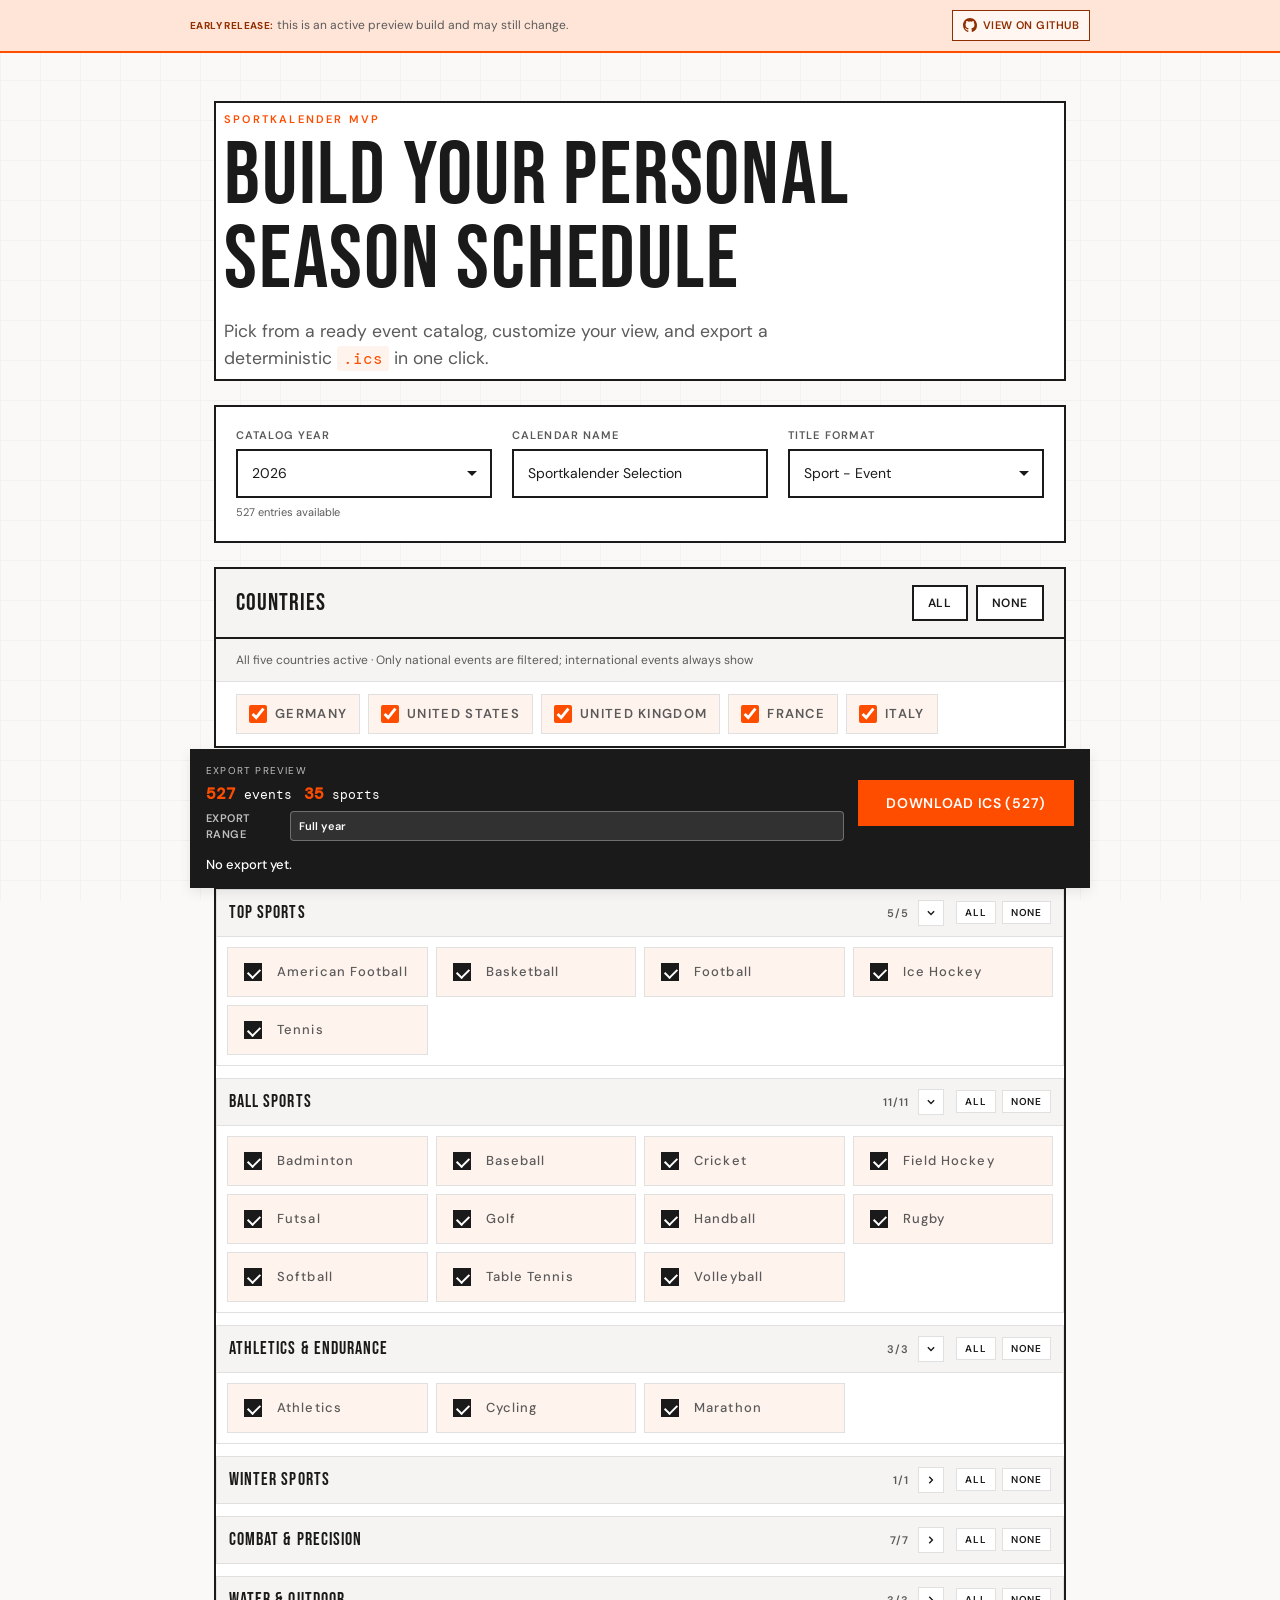
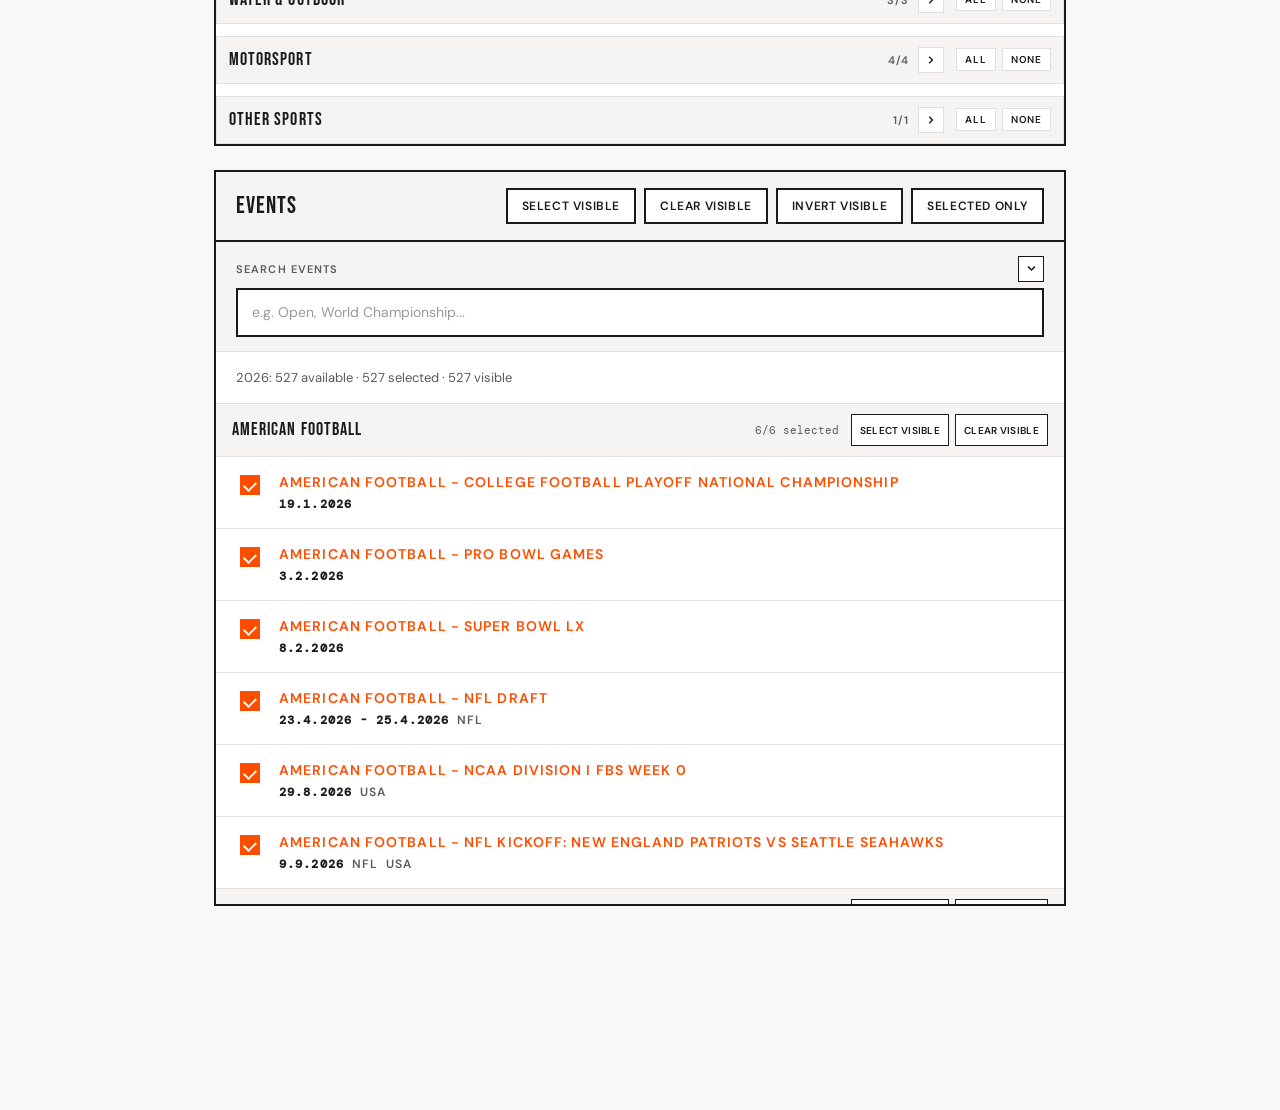
<file: web/index.html>
<!doctype html>
<html lang="en">
  <head>
    <meta charset="UTF-8" />
    <meta name="viewport" content="width=device-width, initial-scale=1.0" />
    <title>Sportkalender - Build Your Season Schedule</title>
    <link rel="preconnect" href="https://fonts.googleapis.com" />
    <link rel="preconnect" href="https://fonts.gstatic.com" crossorigin />
    <link
      href="https://fonts.googleapis.com/css2?family=Bebas+Neue&family=DM+Mono:wght@400;500&family=DM+Sans:opsz,wght@9..40,400;9..40,500;9..40,600;9..40,700&display=swap"
      rel="stylesheet"
    />
    <link rel="stylesheet" href="./styles.css?v=20261002a" />
  </head>
  <body>
    <section class="release-note" aria-label="Release notice">
      <p>
        <strong>Early release:</strong> this is an active preview build and may still change.
      </p>
      <a
        class="release-link"
        href="https://github.com/luisleineweber/sportscalendar"
        target="_blank"
        rel="noreferrer noopener"
      >
        <svg class="release-link-icon" aria-hidden="true" viewBox="0 0 16 16">
          <path
            fill="currentColor"
            d="M8 0C3.58 0 0 3.67 0 8.2c0 3.63 2.29 6.7 5.47 7.78.4.08.55-.18.55-.39 0-.19-.01-.82-.01-1.48-2.01.38-2.53-.5-2.69-.96-.09-.24-.48-.96-.82-1.15-.28-.16-.68-.55-.01-.56.63-.01 1.08.59 1.23.84.72 1.24 1.87.89 2.33.68.07-.54.28-.89.51-1.09-1.78-.21-3.64-.92-3.64-4.08 0-.9.31-1.64.82-2.22-.08-.21-.36-1.06.08-2.2 0 0 .67-.22 2.2.85.64-.18 1.32-.27 2-.27s1.36.09 2 .27c1.53-1.07 2.2-.85 2.2-.85.44 1.14.16 1.99.08 2.2.51.58.82 1.31.82 2.22 0 3.17-1.87 3.87-3.65 4.08.29.25.54.73.54 1.48 0 1.07-.01 1.93-.01 2.19 0 .21.15.47.55.39A8.22 8.22 0 0 0 16 8.2C16 3.67 12.42 0 8 0Z"
          />
        </svg>
        View on GitHub
      </a>
    </section>
    <main class="app">
      <header class="hero panel">
        <div class="hero-copy">
          <p class="eyebrow">Sportkalender MVP</p>
          <h1>Build your personal season schedule</h1>
          <p class="subtitle">
            Pick from a ready event catalog, customize your view, and export a deterministic
            <code>.ics</code> in one click.
          </p>
        </div>
      </header>

      <section class="panel controls">
        <div class="control-group">
          <label for="catalog-year">Catalog year</label>
          <select id="catalog-year" aria-describedby="catalog-status">
            <option>Loading...</option>
          </select>
          <small id="catalog-status" class="catalog-status" role="status">Loading catalog...</small>
        </div>
        <div class="control-group">
          <label for="calendar-name">Calendar name</label>
          <input id="calendar-name" type="text" value="Sportkalender Selection" />
        </div>
        <div class="control-group">
          <label for="title-format">Title format</label>
          <select id="title-format">
            <option value="sport_event">Sport - Event</option>
            <option value="event_only">Event only</option>
          </select>
        </div>
      </section>

      <section class="panel country-filter-panel" aria-labelledby="country-filter-title">
        <div class="panel-header">
          <h2 id="country-filter-title">Countries</h2>
          <div class="actions">
            <button id="countries-all" type="button">All</button>
            <button id="countries-none" type="button">None</button>
          </div>
        </div>
        <p id="countries-meta" class="panel-meta">All five countries active</p>
        <fieldset id="country-filters" class="country-filter-list" aria-describedby="countries-meta">
          <legend class="visually-hidden">Filter events by country</legend>
        </fieldset>
      </section>

      <section class="panel">
        <div class="panel-header">
          <h2>Sports</h2>
          <div class="actions">
            <button id="sports-all" type="button">All</button>
            <button id="sports-none" type="button">None</button>
          </div>
        </div>
        <p id="sports-meta" class="panel-meta">Loading sports...</p>
        <div id="sports" class="sports-grid" aria-live="polite"></div>
      </section>

      <section id="events-panel" class="panel events-panel">
        <div class="panel-header">
          <h2>Events</h2>
          <div class="actions">
            <button id="select-visible" type="button">Select visible</button>
            <button id="clear-visible" type="button">Clear visible</button>
            <button id="invert-visible" type="button">Invert visible</button>
            <button id="selected-only-toggle" type="button" aria-pressed="false">Selected only</button>
          </div>
        </div>
        <div id="event-search" class="event-search">
          <div class="event-search-head">
            <label for="query">Search events</label>
            <button
              id="collapse-event-search"
              class="search-toggle search-toggle-close"
              type="button"
              aria-expanded="true"
              aria-label="Collapse search"
            >
              <svg class="search-toggle-icon icon-chevron" aria-hidden="true" viewBox="0 0 20 20">
                <path d="M5.5 7.5 10 12l4.5-4.5" fill="none" stroke="currentColor" stroke-width="2" />
              </svg>
            </button>
          </div>
          <input id="query" type="search" placeholder="e.g. Open, World Championship..." />
        </div>
        <div class="stats">
          <span id="stats-text">Loading events...</span>
          <button
            id="expand-event-search"
            class="search-toggle search-toggle-open"
            type="button"
            aria-expanded="true"
            aria-label="Expand search"
          >
            <svg class="search-toggle-icon" aria-hidden="true" viewBox="0 0 20 20">
              <circle cx="8.5" cy="8.5" r="5.5" fill="none" stroke="currentColor" stroke-width="2" />
              <path d="M12.8 12.8 17 17" fill="none" stroke="currentColor" stroke-width="2" />
            </svg>
          </button>
        </div>
        <div id="events" class="event-list" aria-live="polite"></div>
      </section>

    </main>
    <aside class="export-dock" aria-live="polite">
      <div class="export-dock-inner">
        <div class="export-overview">
          <p class="export-kicker">Export preview</p>
          <div class="export-stats">
            <p><span id="export-events-count">0</span> events</p>
            <p><span id="export-sports-count">0</span> sports</p>
          </div>
          <label class="export-range" for="export-range">
            <span>Export range</span>
            <select id="export-range">
              <option value="full_year">Full year</option>
              <option value="from_today" hidden>From today</option>
            </select>
          </label>
        </div>
        <button id="export" class="export-btn" type="button">Download ICS (0)</button>
      </div>
      <p id="export-status" class="export-status">No export yet.</p>
    </aside>

    <script type="module" src="./app.js?v=20261002a"></script>
  </body>
</html>
</file>
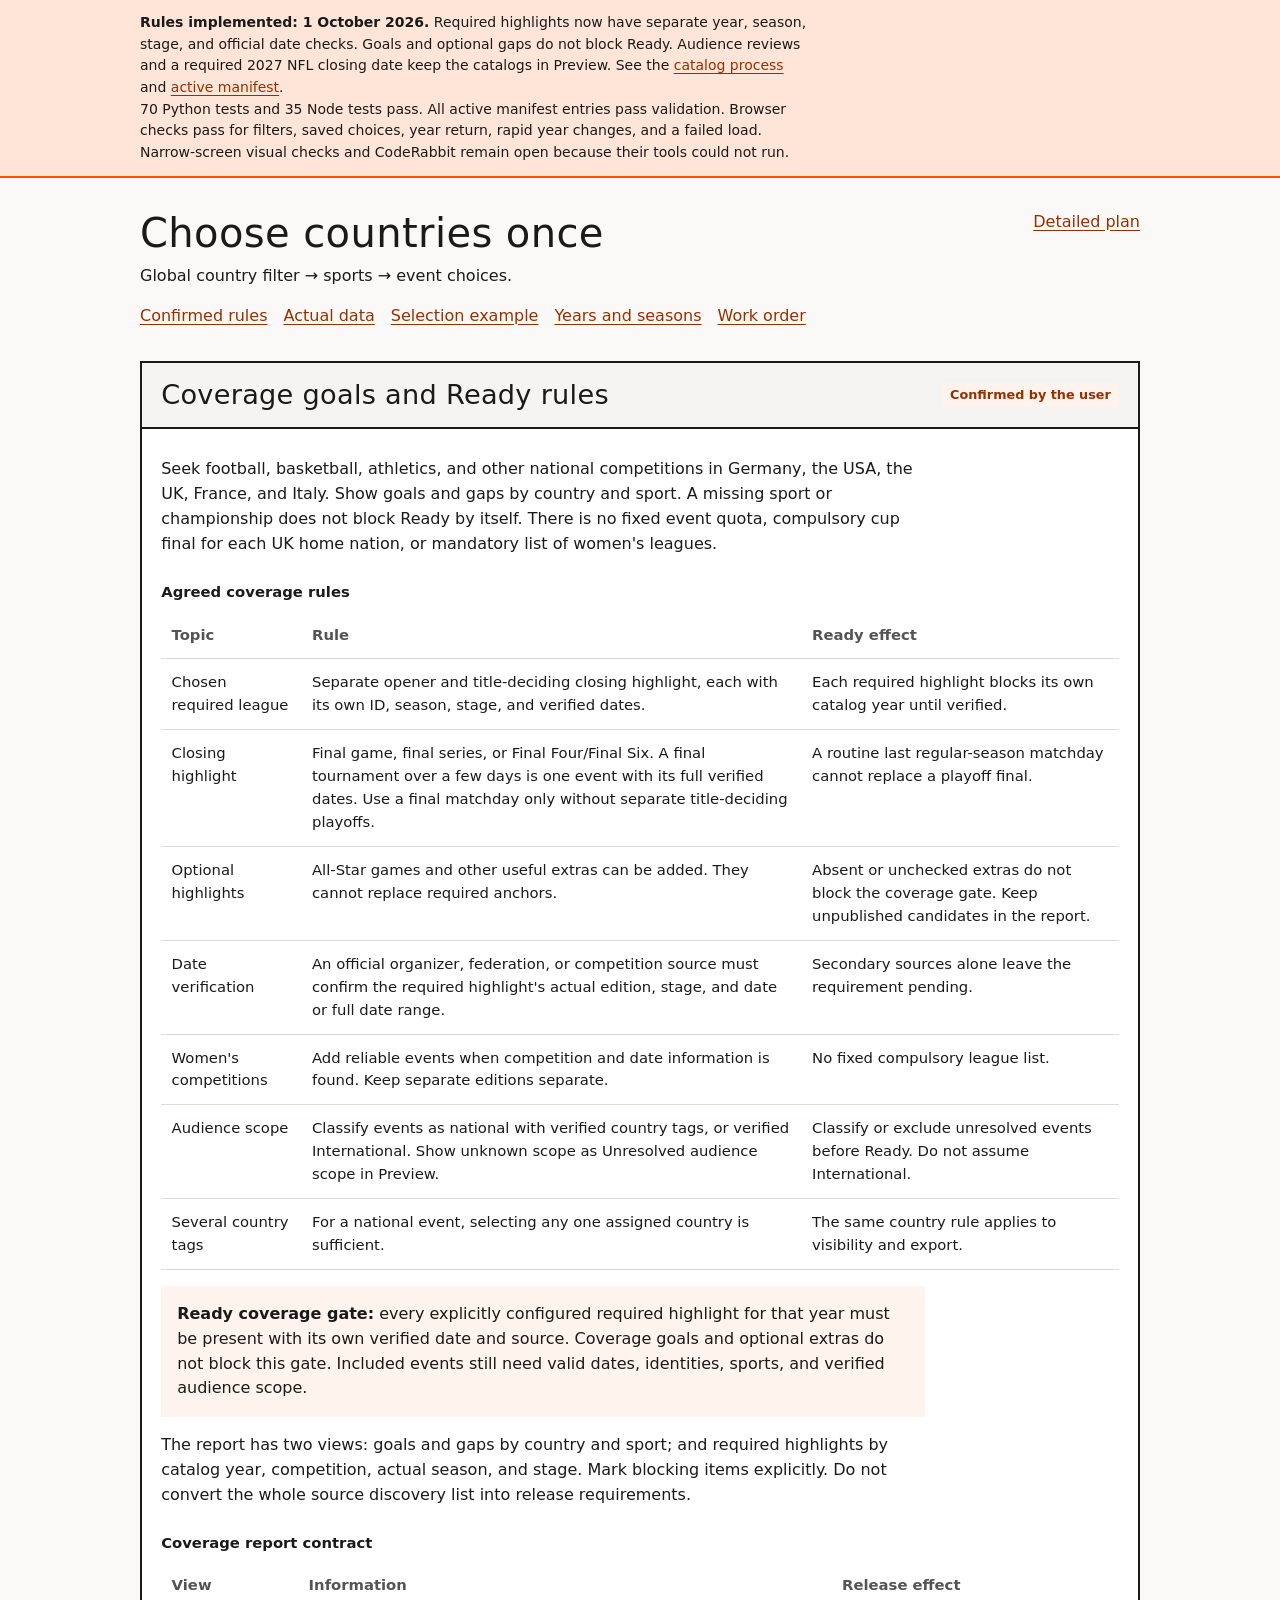
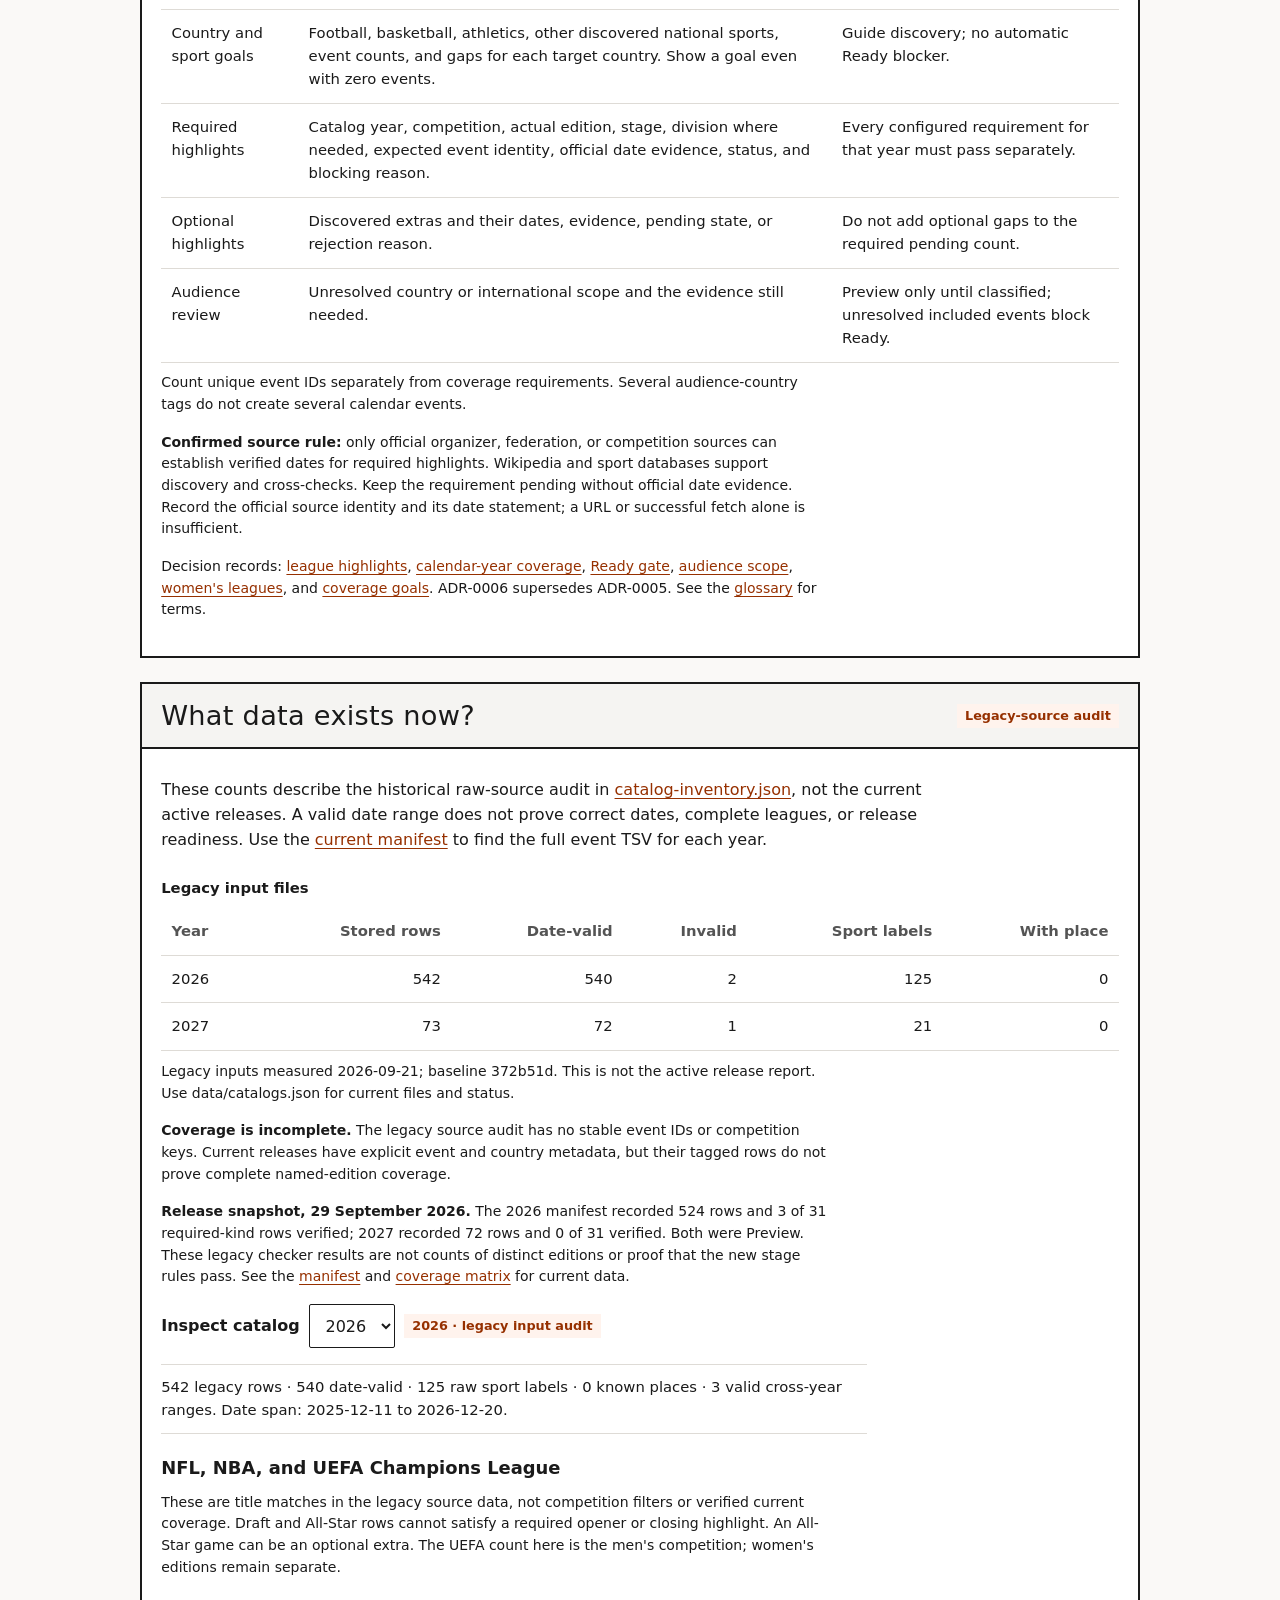
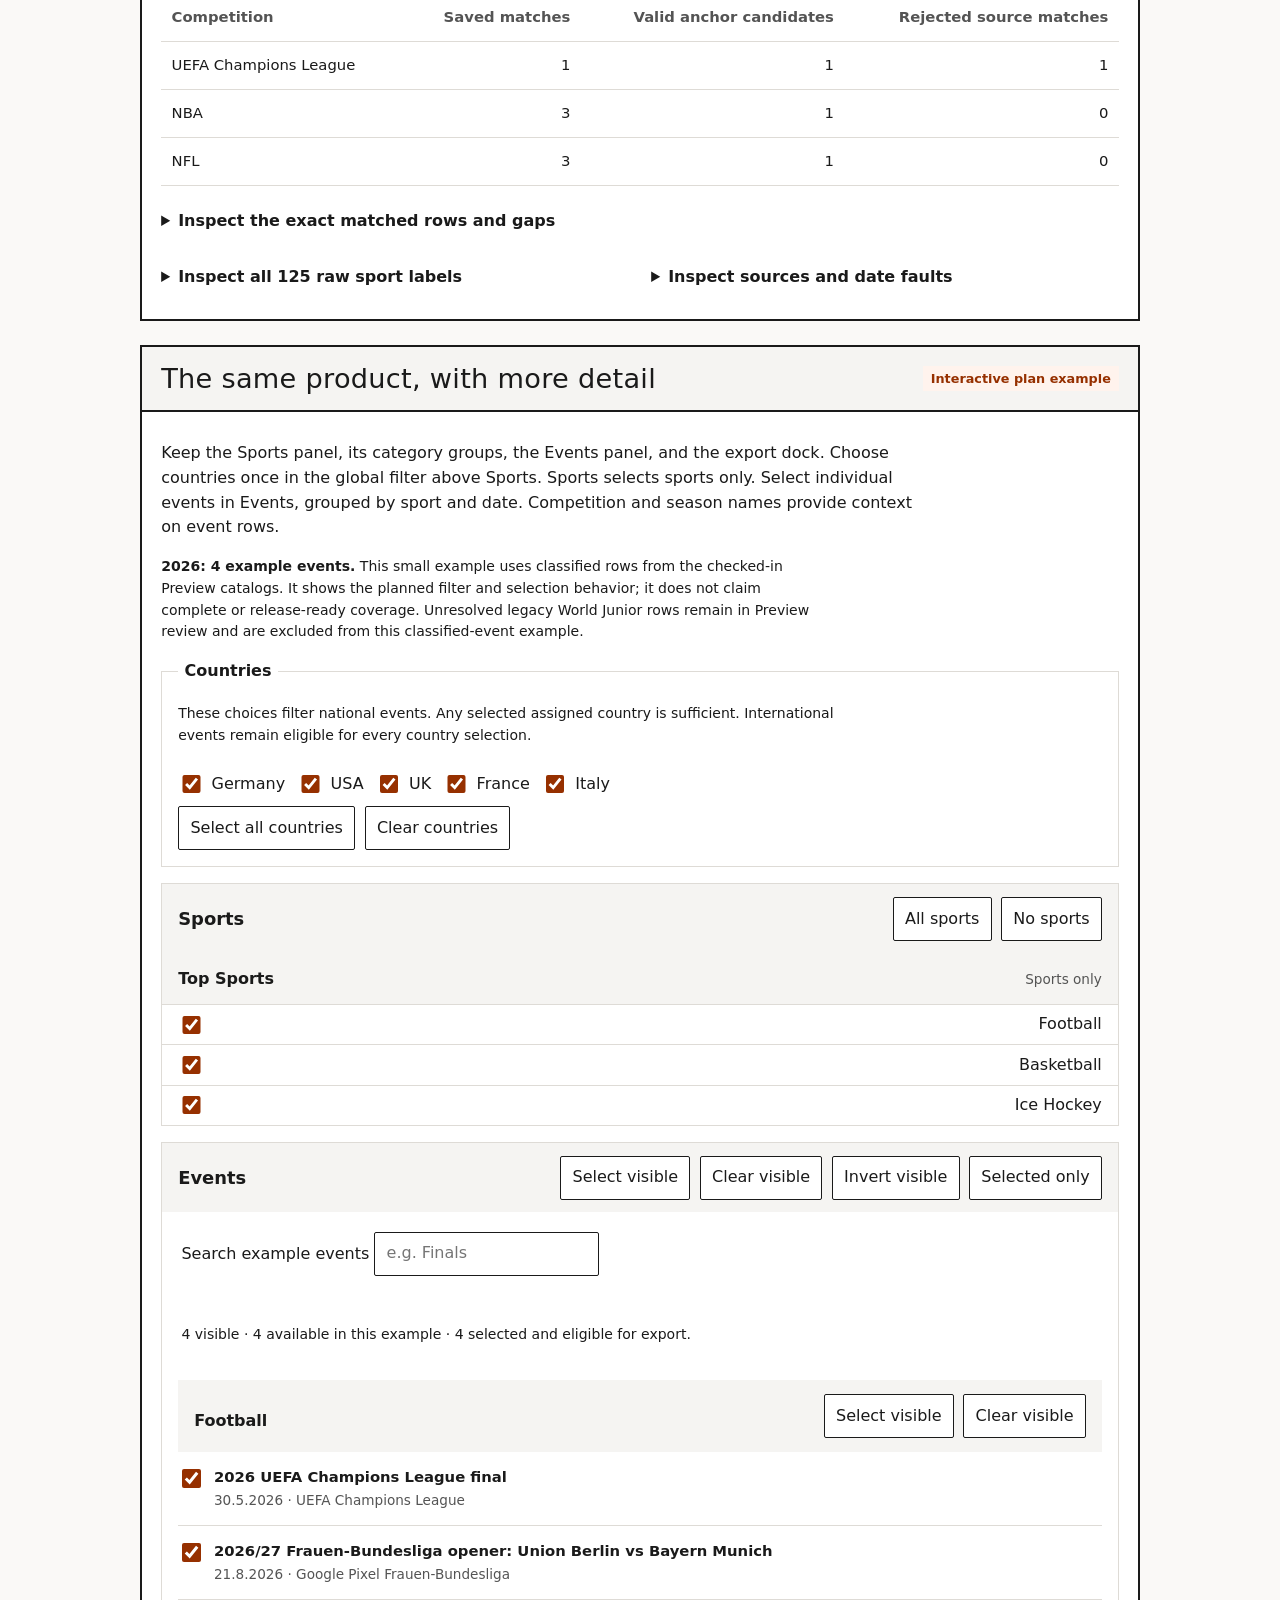
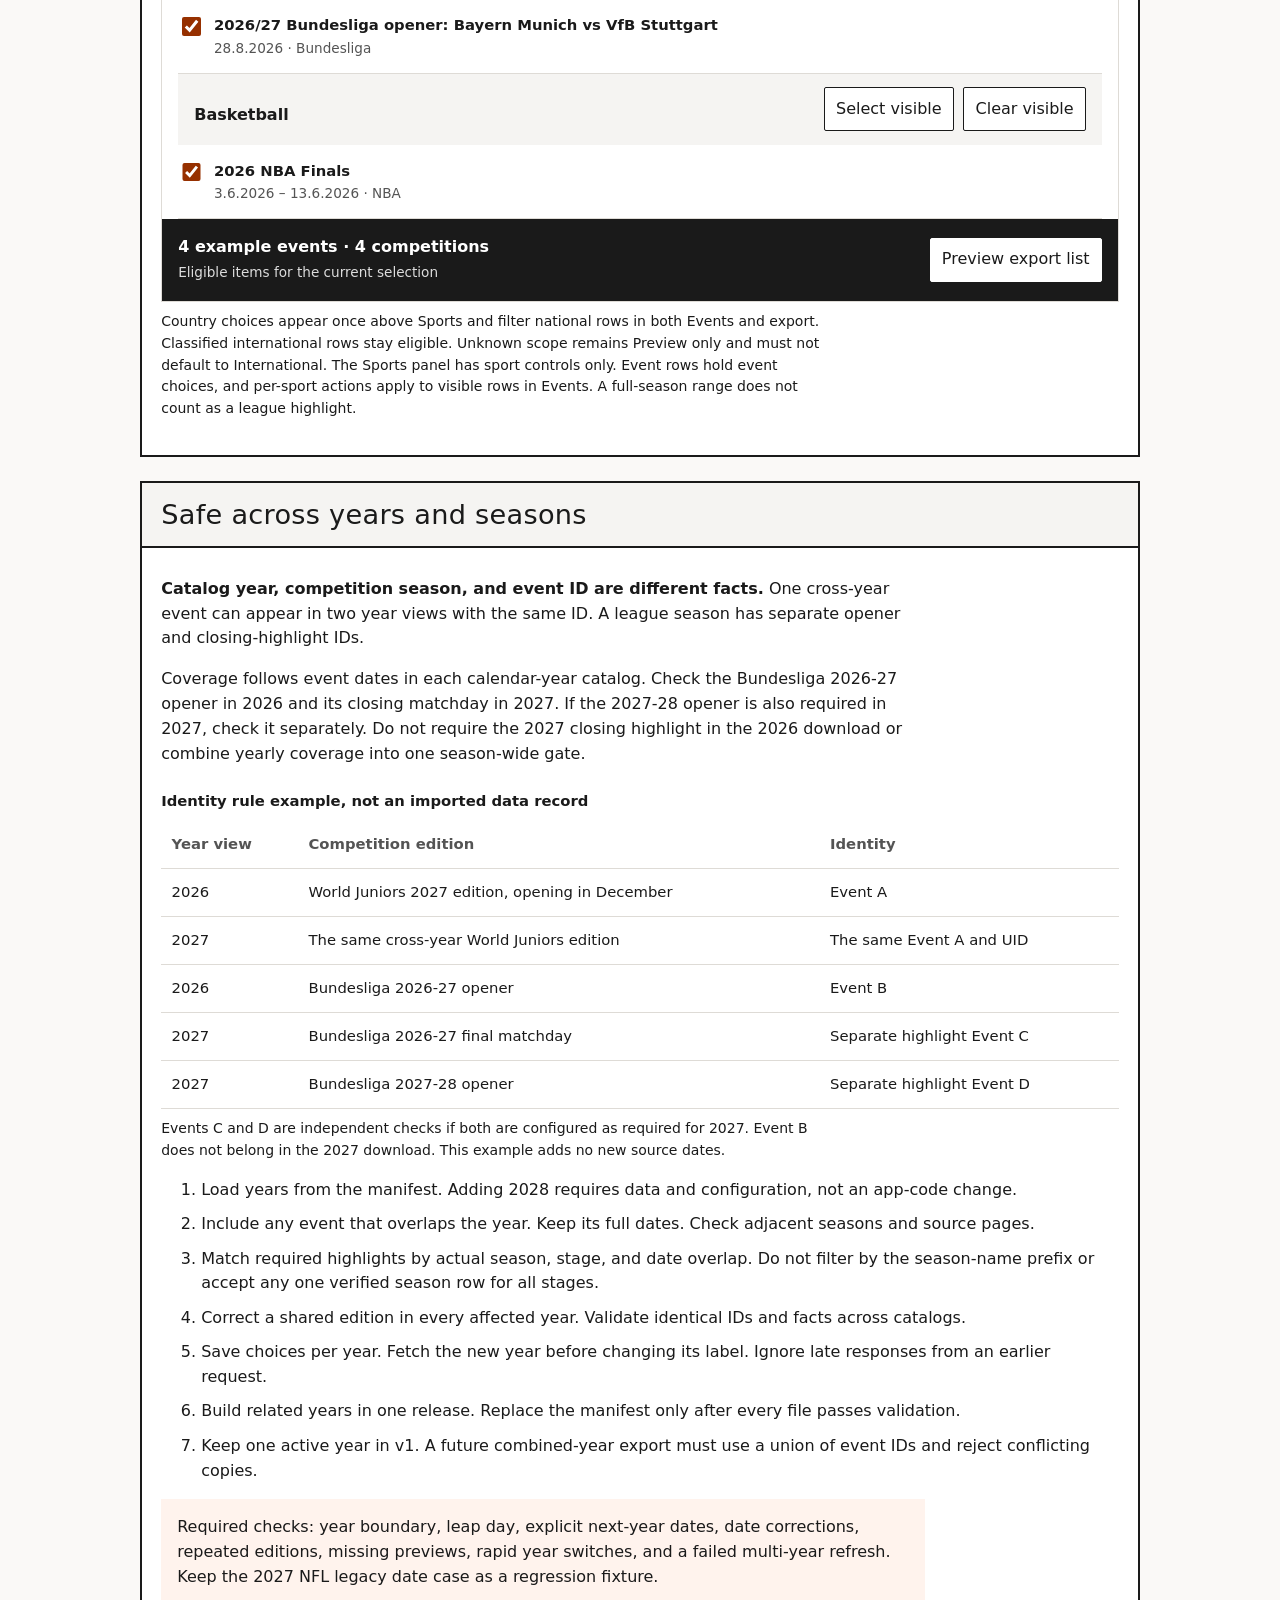
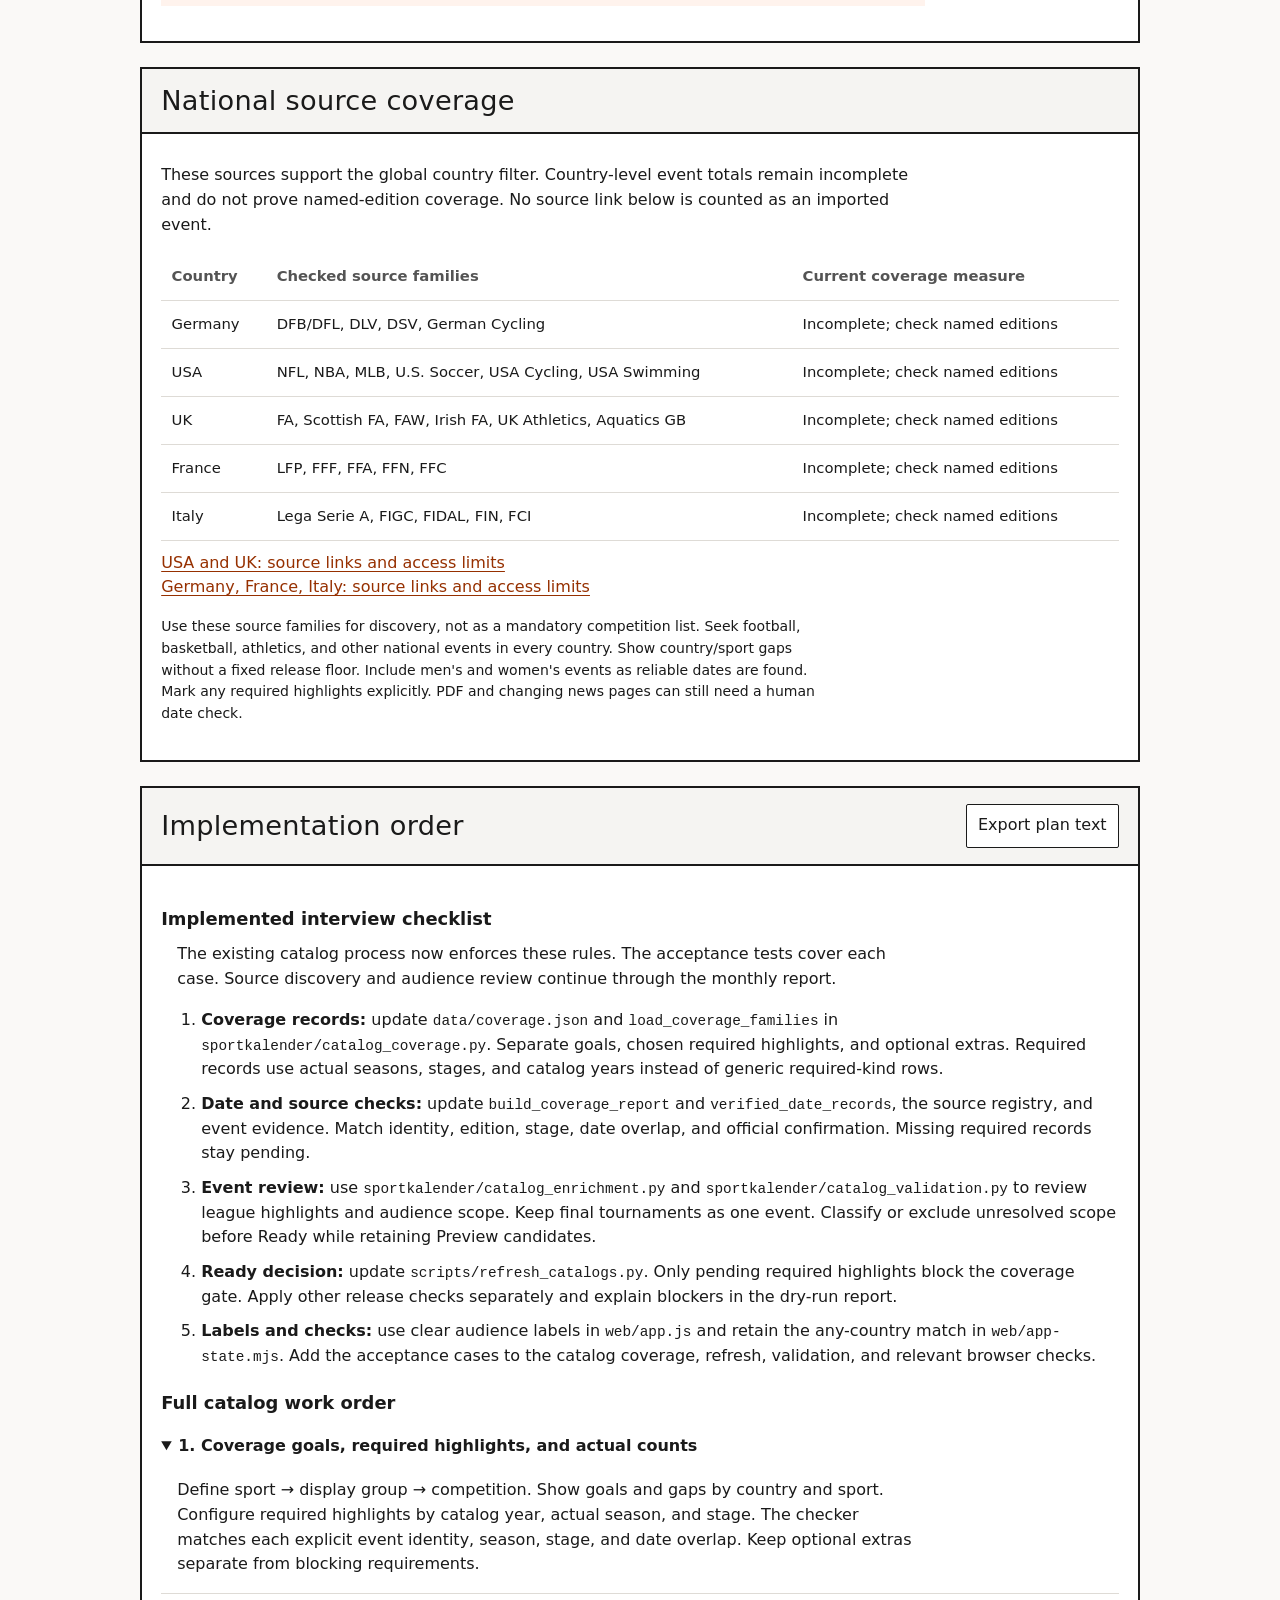
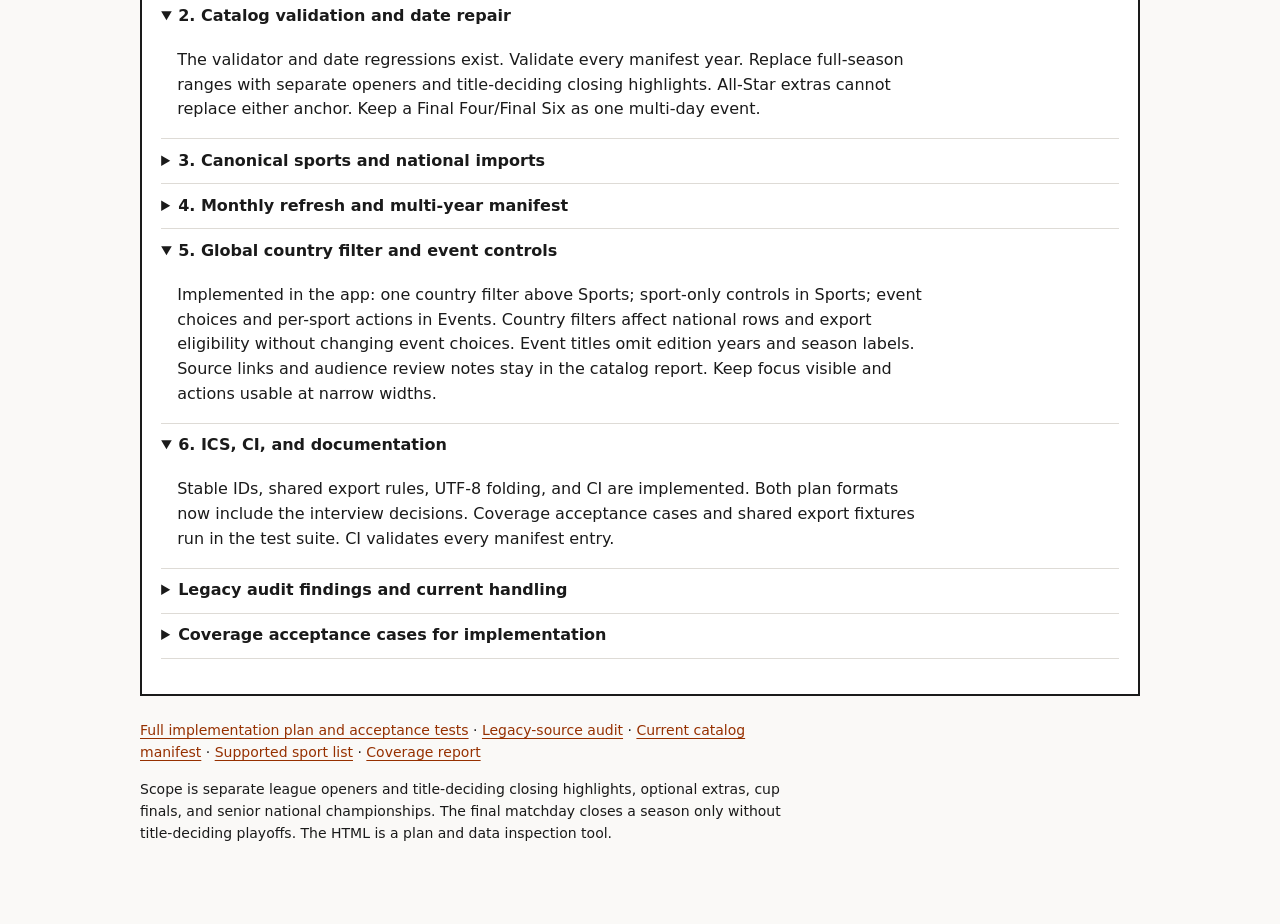
<file: docs/national-catalog-plan.html>
<!doctype html>
<html lang="en">
<head>
<meta charset="utf-8"><meta name="viewport" content="width=device-width,initial-scale=1">
<link rel="icon" href="data:,"><title>Sportkalender | Sport-first catalog plan</title>
<style>
:root{color-scheme:light;--bg:#faf9f7;--surface:#fff;--raised:#f5f4f2;--ink:#1a1a1a;--muted:#545454;--accent:#ff4d00;--accent-ink:#963000;--tint:#fff3ed;--line:#dedbd6;--error:#9e2020;--ok:#24613c}
*{box-sizing:border-box}body{margin:0;font:1rem/1.55 system-ui,sans-serif;background:var(--bg);color:var(--ink)}a{color:var(--accent-ink);text-underline-offset:.2em}p{max-width:75ch;margin:.6rem 0 1rem}button,input,select{font:inherit}button,select,input[type=search]{border:1px solid var(--ink);border-radius:2px;min-height:44px;background:white;color:var(--ink);padding:.45rem .7rem}button,summary{cursor:pointer}button:hover{background:var(--tint)}button:disabled{cursor:default;color:var(--muted);border-color:var(--line)}input[type=checkbox]{width:1.15rem;height:1.15rem;accent-color:var(--accent-ink);flex-shrink:0}button[aria-pressed=true]{background:var(--ink);color:white}:focus-visible{outline:3px solid var(--accent-ink);outline-offset:3px}summary{min-height:44px;padding:.6rem 0;font-weight:650}summary:hover{color:var(--accent-ink)}[hidden]{display:none!important}
.skip{position:absolute;top:-100px;left:1rem;z-index:2;background:white;padding:1rem}.skip:focus{top:1rem}.notice{background:#ffe5d7;border-bottom:2px solid var(--accent);padding:.75rem max(1rem,calc((100vw - 1000px)/2));font-size:.875rem}.notice p{margin:0}.app{max-width:1064px;margin:auto;padding:2rem 2rem 4rem}.top{display:flex;justify-content:space-between;align-items:start;gap:1.5rem;flex-wrap:wrap;margin-bottom:1.6rem}.top p{margin:.5rem 0}h1,h2{font-family:Impact,'Arial Narrow',system-ui,sans-serif;font-weight:400;line-height:1.15;letter-spacing:.01em}h1{font-size:2.5rem;margin:0}h2{font-size:1.7rem;margin:0}h3{font-size:1.12rem;margin:1.25rem 0 .5rem}nav{display:flex;flex-wrap:wrap;gap:1rem}nav a{padding:.45rem 0}.panel{border:2px solid var(--ink);background:var(--surface);margin-bottom:1.5rem;scroll-margin-top:1rem}.panel-head{padding:1rem 1.2rem;border-bottom:2px solid var(--ink);background:var(--raised);display:flex;flex-wrap:wrap;align-items:center;justify-content:space-between;gap:1rem}.body{padding:1.2rem}.muted,small{color:var(--muted)}small{font-size:.85rem}.pill{display:inline-block;background:var(--tint);color:var(--accent-ink);padding:.15rem .5rem;font-size:.8rem;font-weight:650}.error{color:var(--error)}.good{color:var(--ok)}.controls,.actions{display:flex;align-items:center;flex-wrap:wrap;gap:.6rem}.controls label{font-weight:600}.table-wrap{overflow:auto}table{width:100%;border-collapse:collapse;text-align:left;font-size:.925rem}th,td{padding:.75rem .65rem;border-bottom:1px solid var(--line);vertical-align:top}th{font-weight:650;color:var(--muted)}td.num,th.num{font-variant-numeric:tabular-nums;text-align:right}caption{text-align:left;font-weight:650;padding:.5rem 0}.summary-line{margin:1rem 0;padding:.7rem 0;border-block:1px solid var(--line);font-size:.925rem}.pair{display:grid;grid-template-columns:1fr 1fr;gap:1.4rem}.raw-scroll{max-height:22rem;overflow:auto}.raw-scroll th{background:white;position:sticky;top:0}.empty{padding:.8rem;background:var(--raised)}.rules li{margin:.6rem 0}.callout{background:var(--tint);padding:1rem;margin:1rem 0}.callout p:last-child{margin-bottom:0}code{font-size:.9em;overflow-wrap:anywhere}pre{background:var(--ink);color:white;padding:1rem;white-space:pre-wrap;overflow-wrap:anywhere;font-size:.9rem}
.country-filter{margin:1rem 0;padding:.6rem 1rem 1rem;border:1px solid var(--line)}.country-filter legend{padding:0 .4rem;font-weight:650}.country-choices{display:flex;flex-wrap:wrap;gap:.25rem .75rem}.country-choice{display:flex;align-items:center;gap:.5rem;min-height:44px}.sketch{border:1px solid var(--line);margin-top:1rem}.sketch-head{padding:.8rem 1rem;background:var(--raised);display:flex;justify-content:space-between;align-items:center;flex-wrap:wrap;gap:.7rem}.sketch-head h3{margin:0}.sport{padding:.45rem 1rem;border-top:1px solid var(--line)}.sport-head{display:flex;gap:1rem;align-items:center;justify-content:space-between}.sport-head>label{font-weight:650;min-height:44px;display:flex;align-items:center;gap:.55rem}.sport details{margin-inline-start:1.7rem}.sport summary{font-size:.925rem}.league{display:flex;gap:.55rem;align-items:center;min-height:44px}.league .pill{margin-inline-start:auto}.event-group{margin:0 1rem}.event-group h4{margin:1rem 0 .3rem;font-size:1rem}.event{display:flex;gap:.65rem;padding:.85rem 0;border-bottom:1px solid var(--line);min-height:44px}.event strong{font-size:.925rem;font-weight:600}.event small{display:block}.event input{margin-top:.25rem}.dock{background:var(--ink);color:white;padding:1rem;display:flex;flex-wrap:wrap;align-items:center;justify-content:space-between;gap:1rem}.dock button{border-color:white}.dock small{color:#ddd}.note{font-size:.875rem}.steps details{border-bottom:1px solid var(--line)}.steps p{padding-inline-start:1rem}.export-list{margin:1rem}.flow-table code{font-size:.8rem}.foot{font-size:.875rem}.count{font-variant-numeric:tabular-nums}.filter-line{display:flex;align-items:center;gap:.75rem;flex-wrap:wrap}#raw-filter{max-width:100%;min-width:0}.row-details{margin:.8rem 0}.row-details ul{padding-inline-start:1.2rem}.row-details li{margin:.5rem 0}
@media(max-width:700px){.app{padding:1.25rem 1rem 3rem}.pair{grid-template-columns:1fr}.body{padding:1rem}.panel-head{padding:.85rem 1rem}.availability th,.availability td{padding:.55rem .3rem;font-size:.81rem}.top h1{font-size:2rem}}
@media(max-width:420px){.app{padding-inline:.65rem}.body,.panel-head{padding:.8rem}.availability .optional{display:none}.sport{padding-inline:.75rem}.sport details{margin-inline-start:.4rem}.sport-head{align-items:start;gap:.4rem}.actions button{font-size:.8rem}.event-group{margin-inline:.75rem}h2{font-size:1.5rem}th,td{padding:.55rem .3rem}.notice{padding:.65rem}.league{flex-wrap:wrap}.league .pill{margin-inline-start:1.7rem}}
@media print{nav,.actions,.controls,.filter-line,.skip,#export-plan{display:none}.app{max-width:none;padding:0}.panel{break-inside:avoid}.raw-scroll{max-height:none}.dock{background:white;color:black}.body{padding:1rem}body{font-size:10pt}}
</style></head><body>
<a class="skip" href="#main">Skip to plan</a>
<div class="notice"><p><strong>Rules implemented: 1 October 2026.</strong> Required highlights now have separate year, season, stage, and official date checks. Goals and optional gaps do not block Ready. Audience reviews and a required 2027 NFL closing date keep the catalogs in Preview. See the <a href="catalog-process.md">catalog process</a> and <a href="../data/catalogs.json">active manifest</a>.</p><p>70 Python tests and 35 Node tests pass. All active manifest entries pass validation. Browser checks pass for filters, saved choices, year return, rapid year changes, and a failed load. Narrow-screen visual checks and CodeRabbit remain open because their tools could not run.</p></div>
<main class="app" id="main">
<header class="top"><div><h1>Choose countries once</h1><p>Global country filter → sports → event choices.</p><nav aria-label="Plan sections"><a href="#coverage">Confirmed rules</a><a href="#availability">Actual data</a><a href="#structure">Selection example</a><a href="#multiyear">Years and seasons</a><a href="#work">Work order</a></nav></div><a href="national-catalog-plan.md">Detailed plan</a></header>
<section class="panel" id="coverage" aria-labelledby="coverage-title"><div class="panel-head"><h2 id="coverage-title">Coverage goals and Ready rules</h2><span class="pill">Confirmed by the user</span></div><div class="body">
<p>Seek football, basketball, athletics, and other national competitions in Germany, the USA, the UK, France, and Italy. Show goals and gaps by country and sport. A missing sport or championship does not block Ready by itself. There is no fixed event quota, compulsory cup final for each UK home nation, or mandatory list of women's leagues.</p>
<div class="table-wrap"><table><caption>Agreed coverage rules</caption><thead><tr><th>Topic</th><th>Rule</th><th>Ready effect</th></tr></thead><tbody>
<tr><td>Chosen required league</td><td>Separate opener and title-deciding closing highlight, each with its own ID, season, stage, and verified dates.</td><td>Each required highlight blocks its own catalog year until verified.</td></tr>
<tr><td>Closing highlight</td><td>Final game, final series, or Final Four/Final Six. A final tournament over a few days is one event with its full verified dates. Use a final matchday only without separate title-deciding playoffs.</td><td>A routine last regular-season matchday cannot replace a playoff final.</td></tr>
<tr><td>Optional highlights</td><td>All-Star games and other useful extras can be added. They cannot replace required anchors.</td><td>Absent or unchecked extras do not block the coverage gate. Keep unpublished candidates in the report.</td></tr>
<tr><td>Date verification</td><td>An official organizer, federation, or competition source must confirm the required highlight's actual edition, stage, and date or full date range.</td><td>Secondary sources alone leave the requirement pending.</td></tr>
<tr><td>Women's competitions</td><td>Add reliable events when competition and date information is found. Keep separate editions separate.</td><td>No fixed compulsory league list.</td></tr>
<tr><td>Audience scope</td><td>Classify events as national with verified country tags, or verified International. Show unknown scope as Unresolved audience scope in Preview.</td><td>Classify or exclude unresolved events before Ready. Do not assume International.</td></tr>
<tr><td>Several country tags</td><td>For a national event, selecting any one assigned country is sufficient.</td><td>The same country rule applies to visibility and export.</td></tr>
</tbody></table></div>
<p class="callout"><strong>Ready coverage gate:</strong> every explicitly configured required highlight for that year must be present with its own verified date and source. Coverage goals and optional extras do not block this gate. Included events still need valid dates, identities, sports, and verified audience scope.</p>
<p>The report has two views: goals and gaps by country and sport; and required highlights by catalog year, competition, actual season, and stage. Mark blocking items explicitly. Do not convert the whole source discovery list into release requirements.</p>
<div class="table-wrap"><table><caption>Coverage report contract</caption><thead><tr><th>View</th><th>Information</th><th>Release effect</th></tr></thead><tbody>
<tr><td>Country and sport goals</td><td>Football, basketball, athletics, other discovered national sports, event counts, and gaps for each target country. Show a goal even with zero events.</td><td>Guide discovery; no automatic Ready blocker.</td></tr>
<tr><td>Required highlights</td><td>Catalog year, competition, actual edition, stage, division where needed, expected event identity, official date evidence, status, and blocking reason.</td><td>Every configured requirement for that year must pass separately.</td></tr>
<tr><td>Optional highlights</td><td>Discovered extras and their dates, evidence, pending state, or rejection reason.</td><td>Do not add optional gaps to the required pending count.</td></tr>
<tr><td>Audience review</td><td>Unresolved country or international scope and the evidence still needed.</td><td>Preview only until classified; unresolved included events block Ready.</td></tr>
</tbody></table></div>
<p class="note">Count unique event IDs separately from coverage requirements. Several audience-country tags do not create several calendar events.</p>
<p class="note"><strong>Confirmed source rule:</strong> only official organizer, federation, or competition sources can establish verified dates for required highlights. Wikipedia and sport databases support discovery and cross-checks. Keep the requirement pending without official date evidence. Record the official source identity and its date statement; a URL or successful fetch alone is insufficient.</p>
<p class="note">Decision records: <a href="adr/0001-league-seasons-use-separate-highlights.md">league highlights</a>, <a href="adr/0002-assess-coverage-per-catalog-year.md">calendar-year coverage</a>, <a href="adr/0003-gate-ready-on-required-highlights.md">Ready gate</a>, <a href="adr/0004-require-audience-scope-for-ready.md">audience scope</a>, <a href="adr/0006-discover-womens-leagues-without-a-mandatory-list.md">women's leagues</a>, and <a href="adr/0007-use-coverage-goals-not-a-fixed-country-floor.md">coverage goals</a>. ADR-0006 supersedes ADR-0005. See the <a href="../CONTEXT.md">glossary</a> for terms.</p>
</div></section>
<section class="panel" id="availability" aria-labelledby="availability-title">
<div class="panel-head"><h2 id="availability-title">What data exists now?</h2><span class="pill">Legacy-source audit</span></div>
<div class="body"><p>These counts describe the historical raw-source audit in <a href="catalog-inventory.json">catalog-inventory.json</a>, not the current active releases. A valid date range does not prove correct dates, complete leagues, or release readiness. Use the <a href="../data/catalogs.json">current manifest</a> to find the full event TSV for each year.</p>
<div class="table-wrap"><table class="availability"><caption>Legacy input files</caption><thead><tr><th>Year</th><th class="num">Stored rows</th><th class="num">Date-valid</th><th class="num">Invalid</th><th class="num optional">Sport labels</th><th class="num optional">With place</th></tr></thead><tbody id="year-totals"></tbody></table></div>
<p class="note" id="measurement"></p><p class="note"><strong>Coverage is incomplete.</strong> The legacy source audit has no stable event IDs or competition keys. Current releases have explicit event and country metadata, but their tagged rows do not prove complete named-edition coverage.</p>
<p class="note"><strong>Release snapshot, 29 September 2026.</strong> The 2026 manifest recorded 524 rows and 3 of 31 required-kind rows verified; 2027 recorded 72 rows and 0 of 31 verified. Both were Preview. These legacy checker results are not counts of distinct editions or proof that the new stage rules pass. See the <a href="../data/catalogs.json">manifest</a> and <a href="../data/coverage.json">coverage matrix</a> for current data.</p>
<div class="controls"><label for="catalog-year">Inspect catalog</label><select id="catalog-year"></select><span id="year-status" class="pill"></span></div>
<p class="summary-line" id="year-summary"></p>
<h3>NFL, NBA, and UEFA Champions League</h3><p class="note">These are title matches in the legacy source data, not competition filters or verified current coverage. Draft and All-Star rows cannot satisfy a required opener or closing highlight. An All-Star game can be an optional extra. The UEFA count here is the men's competition; women's editions remain separate.</p>
<div class="table-wrap"><table><thead><tr><th>Competition</th><th class="num">Saved matches</th><th class="num">Valid anchor candidates</th><th class="num">Rejected source matches</th></tr></thead><tbody id="league-counts"></tbody></table></div>
<details class="row-details"><summary>Inspect the exact matched rows and gaps</summary><div id="league-evidence"></div></details>
<div class="pair"><details><summary id="raw-summary">Inspect sport counts</summary><div class="filter-line"><label for="raw-filter">Find sport label</label><input id="raw-filter" type="search" placeholder="e.g. Basketball"></div><p class="note">Labels are exactly as stored. Case variants are separate here. The new data build will give them one canonical sport key.</p><div class="raw-scroll"><table><thead><tr><th>Raw sport label</th><th class="num">Stored rows</th></tr></thead><tbody id="raw-sports"></tbody></table></div><p id="raw-status" role="status"></p></details>
<details><summary>Inspect sources and date faults</summary><div id="source-counts"></div><h3>Invalid ranges</h3><ul id="invalid-ranges"></ul><h3>Valid ranges across years</h3><ul id="cross-year-ranges"></ul></details></div>
</div></section>
<section class="panel" id="structure" aria-labelledby="structure-title">
<div class="panel-head"><h2 id="structure-title">The same product, with more detail</h2><span class="pill">Interactive plan example</span></div>
<div class="body"><p>Keep the Sports panel, its category groups, the Events panel, and the export dock. Choose countries once in the global filter above Sports. Sports selects sports only. Select individual events in Events, grouped by sport and date. Competition and season names provide context on event rows.</p>
<p class="note"><strong id="sample-description"></strong> This small example uses classified rows from the checked-in Preview catalogs. It shows the planned filter and selection behavior; it does not claim complete or release-ready coverage. Unresolved legacy World Junior rows remain in Preview review and are excluded from this classified-event example.</p>
<fieldset class="country-filter"><legend>Countries</legend><p class="note" id="country-help">These choices filter national events. Any selected assigned country is sufficient. International events remain eligible for every country selection.</p><div id="demo-countries" class="country-choices" aria-describedby="country-help"></div><div class="actions"><button type="button" id="countries-all">Select all countries</button><button type="button" id="countries-none">Clear countries</button></div></fieldset><div class="sketch"><div class="sketch-head"><h3>Sports</h3><div class="actions"><button type="button" id="sports-all">All sports</button><button type="button" id="sports-none">No sports</button></div></div><div class="sketch-head"><strong>Top Sports</strong><small>Sports only</small></div><div id="demo-sports"></div></div>
<div class="sketch"><div class="sketch-head"><h3>Events</h3><div class="actions"><button type="button" id="select-visible">Select visible</button><button type="button" id="clear-visible">Clear visible</button><button type="button" id="invert-visible">Invert visible</button><button type="button" id="selected-only" aria-pressed="false">Selected only</button></div></div><div class="body"><label for="event-query">Search example events</label> <input id="event-query" type="search" placeholder="e.g. Finals"></div><p class="body note" id="demo-status" role="status"></p><div id="demo-events"></div><div class="dock"><div><strong id="export-count"></strong><br><small>Eligible items for the current selection</small></div><button type="button" id="preview-export" aria-expanded="false">Preview export list</button></div><div id="export-list" class="export-list" hidden></div></div>
<p class="note">Country choices appear once above Sports and filter national rows in both Events and export. Classified international rows stay eligible. Unknown scope remains Preview only and must not default to International. The Sports panel has sport controls only. Event rows hold event choices, and per-sport actions apply to visible rows in Events. A full-season range does not count as a league highlight.</p>
</div></section>
<section class="panel" id="multiyear" aria-labelledby="multiyear-title"><div class="panel-head"><h2 id="multiyear-title">Safe across years and seasons</h2></div><div class="body">
<p><strong>Catalog year, competition season, and event ID are different facts.</strong> One cross-year event can appear in two year views with the same ID. A league season has separate opener and closing-highlight IDs.</p>
<p>Coverage follows event dates in each calendar-year catalog. Check the Bundesliga 2026-27 opener in 2026 and its closing matchday in 2027. If the 2027-28 opener is also required in 2027, check it separately. Do not require the 2027 closing highlight in the 2026 download or combine yearly coverage into one season-wide gate.</p>
<div class="table-wrap"><table class="flow-table"><caption>Identity rule example, not an imported data record</caption><thead><tr><th>Year view</th><th>Competition edition</th><th>Identity</th></tr></thead><tbody><tr><td>2026</td><td>World Juniors 2027 edition, opening in December</td><td>Event A</td></tr><tr><td>2027</td><td>The same cross-year World Juniors edition</td><td>The same Event A and UID</td></tr><tr><td>2026</td><td>Bundesliga 2026-27 opener</td><td>Event B</td></tr><tr><td>2027</td><td>Bundesliga 2026-27 final matchday</td><td>Separate highlight Event C</td></tr><tr><td>2027</td><td>Bundesliga 2027-28 opener</td><td>Separate highlight Event D</td></tr></tbody></table></div>
<p class="note">Events C and D are independent checks if both are configured as required for 2027. Event B does not belong in the 2027 download. This example adds no new source dates.</p>
<ol class="rules"><li>Load years from the manifest. Adding 2028 requires data and configuration, not an app-code change.</li><li>Include any event that overlaps the year. Keep its full dates. Check adjacent seasons and source pages.</li><li>Match required highlights by actual season, stage, and date overlap. Do not filter by the season-name prefix or accept any one verified season row for all stages.</li><li>Correct a shared edition in every affected year. Validate identical IDs and facts across catalogs.</li><li>Save choices per year. Fetch the new year before changing its label. Ignore late responses from an earlier request.</li><li>Build related years in one release. Replace the manifest only after every file passes validation.</li><li>Keep one active year in v1. A future combined-year export must use a union of event IDs and reject conflicting copies.</li></ol>
<p class="callout">Required checks: year boundary, leap day, explicit next-year dates, date corrections, repeated editions, missing previews, rapid year switches, and a failed multi-year refresh. Keep the 2027 NFL legacy date case as a regression fixture.</p>
</div></section>
<section class="panel" id="sources" aria-labelledby="sources-title"><div class="panel-head"><h2 id="sources-title">National source coverage</h2></div><div class="body"><p>These sources support the global country filter. Country-level event totals remain incomplete and do not prove named-edition coverage. No source link below is counted as an imported event.</p><div class="table-wrap"><table><thead><tr><th>Country</th><th>Checked source families</th><th>Current coverage measure</th></tr></thead><tbody>
<tr><td>Germany</td><td>DFB/DFL, DLV, DSV, German Cycling</td><td>Incomplete; check named editions</td></tr><tr><td>USA</td><td>NFL, NBA, MLB, U.S. Soccer, USA Cycling, USA Swimming</td><td>Incomplete; check named editions</td></tr><tr><td>UK</td><td>FA, Scottish FA, FAW, Irish FA, UK Athletics, Aquatics GB</td><td>Incomplete; check named editions</td></tr><tr><td>France</td><td>LFP, FFF, FFA, FFN, FFC</td><td>Incomplete; check named editions</td></tr><tr><td>Italy</td><td>Lega Serie A, FIGC, FIDAL, FIN, FCI</td><td>Incomplete; check named editions</td></tr></tbody></table></div>
<p><a href="sources-us-uk.md">USA and UK: source links and access limits</a><br><a href="sources-de-fr-it.md">Germany, France, Italy: source links and access limits</a></p><p class="note">Use these source families for discovery, not as a mandatory competition list. Seek football, basketball, athletics, and other national events in every country. Show country/sport gaps without a fixed release floor. Include men's and women's events as reliable dates are found. Mark any required highlights explicitly. PDF and changing news pages can still need a human date check.</p></div></section>
<section class="panel" id="work" aria-labelledby="work-title"><div class="panel-head"><h2 id="work-title">Implementation order</h2><button type="button" id="export-plan">Export plan text</button></div><div class="body steps">
<h3>Implemented interview checklist</h3>
<p>The existing catalog process now enforces these rules. The acceptance tests cover each case. Source discovery and audience review continue through the monthly report.</p>
<ol class="rules">
<li><strong>Coverage records:</strong> update <code>data/coverage.json</code> and <code>load_coverage_families</code> in <code>sportkalender/catalog_coverage.py</code>. Separate goals, chosen required highlights, and optional extras. Required records use actual seasons, stages, and catalog years instead of generic required-kind rows.</li>
<li><strong>Date and source checks:</strong> update <code>build_coverage_report</code> and <code>verified_date_records</code>, the source registry, and event evidence. Match identity, edition, stage, date overlap, and official confirmation. Missing required records stay pending.</li>
<li><strong>Event review:</strong> use <code>sportkalender/catalog_enrichment.py</code> and <code>sportkalender/catalog_validation.py</code> to review league highlights and audience scope. Keep final tournaments as one event. Classify or exclude unresolved scope before Ready while retaining Preview candidates.</li>
<li><strong>Ready decision:</strong> update <code>scripts/refresh_catalogs.py</code>. Only pending required highlights block the coverage gate. Apply other release checks separately and explain blockers in the dry-run report.</li>
<li><strong>Labels and checks:</strong> use clear audience labels in <code>web/app.js</code> and retain the any-country match in <code>web/app-state.mjs</code>. Add the acceptance cases to the catalog coverage, refresh, validation, and relevant browser checks.</li>
</ol>
<h3>Full catalog work order</h3>
<details open><summary>1. Coverage goals, required highlights, and actual counts</summary><p>Define sport → display group → competition. Show goals and gaps by country and sport. Configure required highlights by catalog year, actual season, and stage. The checker matches each explicit event identity, season, stage, and date overlap. Keep optional extras separate from blocking requirements.</p></details>
<details open><summary>2. Catalog validation and date repair</summary><p>The validator and date regressions exist. Validate every manifest year. Replace full-season ranges with separate openers and title-deciding closing highlights. All-Star extras cannot replace either anchor. Keep a Final Four/Final Six as one multi-day event.</p></details>
<details><summary>3. Canonical sports and national imports</summary><p>Use stable sport and competition keys. Read TSV fields by name. Merge edition identities and retain evidence. Add each country's national events. Verify country or international scope; classify or exclude unresolved events before Ready and retain them for Preview review.</p></details>
<details><summary>4. Monthly refresh and multi-year manifest</summary><p>The local refresh command checks configured sources and saved evidence. Dry runs check the complete release, including preserved year catalogs. Only required pending highlights block the coverage gate; optional extras and goal gaps do not. Required dates need matching official evidence. Reviewed sources need a new review when their saved content changes. The manifest changes last, after all reference checks.</p><pre><code>python scripts/refresh_catalogs.py --years 2026 2027</code></pre><p>The command does not commit, push, or deploy. Publishing the website remains a separate release action.</p></details>
<details open><summary>5. Global country filter and event controls</summary><p>Implemented in the app: one country filter above Sports; sport-only controls in Sports; event choices and per-sport actions in Events. Country filters affect national rows and export eligibility without changing event choices. Event titles omit edition years and season labels. Source links and audience review notes stay in the catalog report. Keep focus visible and actions usable at narrow widths.</p></details>
<details open><summary>6. ICS, CI, and documentation</summary><p>Stable IDs, shared export rules, UTF-8 folding, and CI are implemented. Both plan formats now include the interview decisions. Coverage acceptance cases and shared export fixtures run in the test suite. CI validates every manifest entry.</p></details>
<details><summary>Legacy audit findings and current handling</summary><ul><li>The historical input had rejected German dates and invalid cross-year ranges; validation now blocks invalid publication.</li><li>Sport aliases and the finite 34-sport registry plus Other Sports replace raw label filters.</li><li>The manifest, catalog-scoped selection, shared event IDs, and UTF-8 ICS folding are implemented.</li><li>The recorded releases remain Preview. Full-season league ranges, missing required highlights, and unresolved included audience scope block Ready. Coverage goals do not.</li></ul></details>
<details><summary>Coverage acceptance cases for implementation</summary><ul><li>A 2026-27 closing highlight in 2027 is checked in 2027 despite its season-name prefix.</li><li>A required closing highlight and the next season's opener in the same year each need a separate verified event.</li><li>A verified All-Star event cannot fill a missing anchor. An absent optional All-Star event does not block Ready.</li><li>Wikipedia or sport-database date evidence alone leaves a required highlight pending. Official confirmation must match its edition, stage, and full dates.</li><li>A Final Four/Final Six is one event with a verified date range; the routine last regular-season matchday does not replace a playoff final.</li><li>A missing country/sport goal is reported without blocking Ready. Women's leagues have no fixed mandatory list.</li><li>Unresolved audience scope remains Preview only. For a national event tagged DE and FR, either selected country is sufficient.</li></ul><p>These cases now pass the implementation checks. The monthly report records the remaining data gaps.</p></details>
<p id="plan-export-status" role="status"></p></div></section>
<footer class="foot"><p><a href="national-catalog-plan.md">Full implementation plan and acceptance tests</a> · <a href="catalog-inventory.json">Legacy-source audit</a> · <a href="../data/catalogs.json">Current catalog manifest</a> · <a href="../data/sports.json">Supported sport list</a> · <a href="../data/coverage.json">Coverage report</a></p><p>Scope is separate league openers and title-deciding closing highlights, optional extras, cup finals, and senior national championships. The final matchday closes a season only without title-deciding playoffs. The HTML is a plan and data inspection tool.</p></footer>
</main><script id="inventory-data" type="application/json">{"checked_date":"2026-09-21","baseline_commit":"372b51d88e4bec15c8e1520464cf63c30d8da1ab","measurement_definitions":{"stored_rows":"Rows in published year TSV, excluding header.","date_valid_rows":"Stored rows with independently parsed start/end and end >= start.","release_ready_rows":"Not established: no release gate, audience_countries, or competition_key exists in this snapshot."},"inputs":{"2026":{"files":{"data/sportkalender_2026.tsv":{"sha256":"03e01599cc5903d0f18baed8cb7cc30be01f4945b9dc6d50228d2ebcc456812d"},"data/sportkalender_2026_debug.tsv":{"sha256":"43505a2b34f3c6e92c26ca8d3aa31d3f576a2748947a256aa08aaeb9a56bae3b"},"data/sources/sportkalender_2026_en.tsv":{"sha256":"762db01671819441eec20656e5e6a9fd9b48db3de24fb628334f0b6797cd6c4b"},"data/sources/sportkalender_2026_de.tsv":{"sha256":"d2ce3238cdac0203399881a1975c8d074afbfbdabf9f0d606f8ab2c69a17cedb"}},"catalog":{"stored_rows":542,"date_valid_rows":540,"release_ready_rows":null,"raw_distinct_sport_label_count":125,"by_sport_stored_rows":{"3x3 basketball":3,"Alpine skiing":1,"Amateur boxing":2,"American football":6,"Amputee football":1,"Aquatics":1,"Archery":5,"Artistic roller skating":1,"Artistic swimming":1,"Asian Games":1,"Association football":60,"Athletics":8,"Australian rules football":1,"BMX":1,"Badminton":13,"Bandy":1,"Baseball":10,"Baseball5":3,"Basketball":19,"Beach Handball":1,"Beach handball":1,"Biathlon":3,"Bobsleigh and skeleton":1,"Bowling":1,"Bowls":3,"Box lacrosse":1,"Camogie":1,"Canadian football":1,"Canoe slalom":1,"Canoeing":3,"Chess":2,"Climbing":1,"Commonwealth Games":1,"Cricket":5,"Curling":5,"Cyclo-cross":2,"Darts":2,"Disc golf":2,"Endurance racing":13,"Equestrian":2,"Fencing":6,"Field hockey":9,"Figure Skating":1,"Figure skating":3,"Finswimming":1,"First-class cricket":1,"Flag football":1,"Floorball":1,"Formula Racing":4,"Formula racing":21,"Futsal":7,"Gaelic football":2,"Golf":10,"Grass skiing":1,"Gravel biking":1,"Gymnastics":2,"Handball":13,"Horse Racing":1,"Horse racing":6,"Hurling":1,"Ice Hockey":4,"Ice hockey":7,"Indoor hockey":2,"Inline speed skating":1,"Judo":5,"Karate":1,"Kempo":1,"Lacrosse":2,"Luge":1,"Marathon":6,"Mediterranean Games":1,"Mixed martial arts":8,"Modern pentathlon":4,"Motorcycle racing":35,"Mountain Bike Cycling":1,"Mountain biking":3,"Multi-sport":4,"Nordic skiing":1,"Orienteering":2,"Para-badminton":2,"Race walking":1,"Rally raid":1,"Rallying":7,"Rhythmic gymnastics":4,"Road Cycling":1,"Road bicycle racing":11,"Roller sports":1,"Rowing":6,"Rugby league":1,"Rugby union":9,"Sailing":1,"Sepak takraw":1,"Shooting":1,"Short track":1,"Short-track speed skating":2,"Skeleton":1,"Ski flying":1,"Ski orienteering":1,"Snooker":6,"Snow biking":1,"Softball":7,"Speed skating":4,"Sport shooting":3,"Squash":1,"Stock car racing":1,"Street skateboarding":1,"Swimming":2,"Synchronized skating":1,"T20 Cricket":10,"Table Tennis":4,"Table tennis":6,"Taekwondo":2,"Tennis":13,"Teqball":1,"Track cycling":4,"Trampoline":1,"Triathlon":1,"Urban Cycling":1,"Volleyball":23,"Vollyball":1,"Water polo":2,"Weightlifting":7,"Wheelchair Basketball":1,"Winter swimming":1,"Wrestling":13},"nonempty_location_stored_rows":0,"valid_date_min":"2025-12-11","valid_date_max":"2026-12-20","reversed_date_ranges":[{"line":478,"date":"9.9.2026 - 10.1.2026","event":"2026 NFL season","sport":"American football","start":"2026-09-09","end":"2026-01-10"},{"line":523,"date":"21.11.2026 - 8.1.2026","event":"2025–26 Ashes series","sport":"Cricket","start":"2026-11-21","end":"2026-01-08"}],"valid_cross_year_span_count":3,"valid_cross_year_spans":[{"line":2,"date":"11.12.2025 - 3.1.2026","event":"2026 PDC World Darts Championship","sport":"Darts","start":"2025-12-11","end":"2026-01-03"},{"line":3,"date":"21.12.2025 - 18.1.2026","event":"2025 Africa Cup of Nations","sport":"Association football","start":"2025-12-21","end":"2026-01-18"},{"line":4,"date":"26.12.2025 - 5.1.2026","event":"2026 World Junior Ice Hockey Championships","sport":"Ice hockey","start":"2025-12-26","end":"2026-01-05"}],"exact_duplicate_rows":0,"special_matches":{"NFL":[{"title":"Super Bowl LX","sport_raw":"American football","date_raw":"8","normalized_date":"8.2.2026","start":"2026-02-08","end":"2026-02-08","actual_date_valid":true,"pipeline_flag_date_valid":true,"stored_in_year_tsv":true,"source":"en","classification":"final_alias"},{"title":"2026 NFL draft","sport_raw":"American football","date_raw":"23–25","normalized_date":"23.4.2026 - 25.4.2026","start":"2026-04-23","end":"2026-04-25","actual_date_valid":true,"pipeline_flag_date_valid":true,"stored_in_year_tsv":true,"source":"en","classification":"draft"},{"title":"2026 NFL season","sport_raw":"American football","date_raw":"9–10 January","normalized_date":"9.9.2026 - 10.1.2026","start":"2026-09-09","end":"2026-01-10","actual_date_valid":false,"pipeline_flag_date_valid":true,"stored_in_year_tsv":true,"source":"en","classification":"season_or_final_candidate"}],"NBA":[{"title":"2026 NBA All-Star Game","sport_raw":"Basketball","date_raw":"15","normalized_date":"15.2.2026","start":"2026-02-15","end":"2026-02-15","actual_date_valid":true,"pipeline_flag_date_valid":true,"stored_in_year_tsv":true,"source":"en","classification":"all_star"},{"title":"2026 NBA Finals","sport_raw":"Basketball","date_raw":"3–13","normalized_date":"3.6.2026 - 13.6.2026","start":"2026-06-03","end":"2026-06-13","actual_date_valid":true,"pipeline_flag_date_valid":true,"stored_in_year_tsv":true,"source":"en","classification":"season_or_final_candidate"},{"title":"2026 NBA draft","sport_raw":"Basketball","date_raw":"23–24","normalized_date":"23.6.2026 - 24.6.2026","start":"2026-06-23","end":"2026-06-24","actual_date_valid":true,"pipeline_flag_date_valid":true,"stored_in_year_tsv":true,"source":"en","classification":"draft"}],"UEFA Champions League":[{"title":"2026 UEFA Champions League final","sport_raw":"Association football","date_raw":"30","normalized_date":"30.5.2026","start":"2026-05-30","end":"2026-05-30","actual_date_valid":true,"pipeline_flag_date_valid":true,"stored_in_year_tsv":true,"source":"en","classification":"season_or_final_candidate"},{"title":"2026–27 UEFA Champions League season","sport_raw":"Association football","date_raw":"8–5 June 2027","normalized_date":null,"start":null,"end":null,"actual_date_valid":false,"pipeline_flag_date_valid":false,"stored_in_year_tsv":false,"source":"en","classification":"season_or_final_candidate"}]}},"sources":{"de":{"raw_rows":198,"pipeline_accepted_rows":0,"kept_final_rows":0,"dropped_rows":198,"drop_reasons":{"unparseable_date":198}},"en":{"raw_rows":562,"pipeline_accepted_rows":542,"kept_final_rows":542,"dropped_rows":20,"drop_reasons":{"accepted":542,"missing_date":3,"unparseable_date":17}}}},"2027":{"files":{"data/sportkalender_2027.tsv":{"sha256":"e1170739f28f8bdc31b24af2520de1a2f179f7dcb78f78a3a9843a6cef03e450"},"data/sportkalender_2027_debug.tsv":{"sha256":"505a287c1ac7c2e6780f8762fe98b2312100628f351e3911842ecd807d68648a"},"data/sources/sportkalender_2027_en.tsv":{"sha256":"505a287c1ac7c2e6780f8762fe98b2312100628f351e3911842ecd807d68648a"}},"catalog":{"stored_rows":73,"date_valid_rows":72,"release_ready_rows":null,"raw_distinct_sport_label_count":21,"by_sport_stored_rows":{"American Football":3,"American football":3,"Aquatics":1,"Association Football":4,"Association football":1,"Auto Racing":1,"Baseball":4,"Basketball":11,"Canadian Football":1,"Curling":1,"Golf":9,"Handball":1,"Horse Racing":4,"Ice Hockey":6,"Marathon":7,"Multi-sport":2,"Road bicycle racing":1,"Rugby union":2,"Sailing":1,"Softball":1,"Tennis":9},"nonempty_location_stored_rows":0,"valid_date_min":"2026-12-26","valid_date_max":"2028-01-05","reversed_date_ranges":[{"line":65,"date":"9.9.2027 - 9.1.2027","event":"2027 NFL season","sport":"American Football","start":"2027-09-09","end":"2027-01-09"}],"valid_cross_year_span_count":2,"valid_cross_year_spans":[{"line":2,"date":"26.12.2026 - 5.1.2027","event":"2027 World Junior Ice Hockey Championships","sport":"Ice Hockey","start":"2026-12-26","end":"2027-01-05"},{"line":74,"date":"26.12.2027 - 5.1.2028","event":"2028 World Junior Ice Hockey Championships","sport":"Ice Hockey","start":"2027-12-26","end":"2028-01-05"}],"exact_duplicate_rows":0,"special_matches":{"NFL":[{"title":"Super Bowl LXI","sport_raw":"American football","date_raw":"14","normalized_date":"14.2.2027","start":"2027-02-14","end":"2027-02-14","actual_date_valid":true,"pipeline_flag_date_valid":true,"stored_in_year_tsv":true,"source":"en","classification":"final_alias"},{"title":"2027 NFL draft","sport_raw":"American Football","date_raw":"29–1 May","normalized_date":"29.4.2027 - 1.5.2027","start":"2027-04-29","end":"2027-05-01","actual_date_valid":true,"pipeline_flag_date_valid":true,"stored_in_year_tsv":true,"source":"en","classification":"draft"},{"title":"2027 NFL season","sport_raw":"American Football","date_raw":"9–9 January","normalized_date":"9.9.2027 - 9.1.2027","start":"2027-09-09","end":"2027-01-09","actual_date_valid":false,"pipeline_flag_date_valid":true,"stored_in_year_tsv":true,"source":"en","classification":"season_or_final_candidate"}],"NBA":[{"title":"2027 NBA All-Star Game","sport_raw":"Basketball","date_raw":"21","normalized_date":"21.2.2027","start":"2027-02-21","end":"2027-02-21","actual_date_valid":true,"pipeline_flag_date_valid":true,"stored_in_year_tsv":true,"source":"en","classification":"all_star"},{"title":"2027 NBA draft","sport_raw":"Basketball","date_raw":"24","normalized_date":"24.6.2027","start":"2027-06-24","end":"2027-06-24","actual_date_valid":true,"pipeline_flag_date_valid":true,"stored_in_year_tsv":true,"source":"en","classification":"draft"}],"UEFA Champions League":[{"title":"2027 UEFA Champions League final","sport_raw":"Association Football","date_raw":"5","normalized_date":"5.6.2027","start":"2027-06-05","end":"2027-06-05","actual_date_valid":true,"pipeline_flag_date_valid":true,"stored_in_year_tsv":true,"source":"en","classification":"season_or_final_candidate"}]}},"sources":{"en":{"raw_rows":78,"pipeline_accepted_rows":73,"kept_final_rows":73,"dropped_rows":5,"drop_reasons":{"accepted":73,"unparseable_date":4,"missing_date":1}}}}},"cross_file_exact_duplicates":[],"identity_limits":["No stable event ID exists in the TSV. Exact row equality only checks storage duplicates; distinct real-world event count cannot be proven.","No audience_countries or competition-family field exists. Country grouping and league identity need explicit metadata.","Sport labels are counted exactly as stored; case variants are not merged."],"matching_rules":{"NFL":"Case-insensitive token NFL, plus explicit Super Bowl LX/LXI final aliases. Draft and season are separate candidates; Pro Bowl is marked outside scope.","NBA":"Case-insensitive token NBA. All-Star, Finals, and draft are separate candidates; 2026 includes NBA Finals.","UEFA Champions League":"Case-insensitive phrase UEFA Champions League. AFC, CAF and CONCACAF titles do not match because they lack the UEFA token.","uncertainty":"Title matching is discovery only. Confirm league scope with competition_key and audience_countries."}}</script><script>
const inventory=JSON.parse(document.querySelector('#inventory-data').textContent);
const $=id=>document.getElementById(id);
function node(tag,text,cls){const n=document.createElement(tag);if(text!==undefined)n.textContent=text;if(cls)n.className=cls;return n}
function row(values){const r=node('tr');values.forEach((v,i)=>r.append(node('td',v,typeof v==='number'?'num':'')));return r}
const leagueDefs=[{key:'UEFA Champions League',sport:'Football'},{key:'NBA',sport:'Basketball'},{key:'NFL',sport:'American Football'}];
const countryDefs=[{code:'DE',name:'Germany'},{code:'US',name:'USA'},{code:'GB',name:'UK'},{code:'FR',name:'France'},{code:'IT',name:'Italy'}];
const sportDefs=['Football','Basketball','Ice Hockey'];
const demoCatalogs={
  '2026':[
    {id:'event-fe0c4b2c0af0e69bfe0009f34fb68b7a012a8c464d5454c01219cc1b8920239f',title:'2026/27 Bundesliga opener: Bayern Munich vs VfB Stuttgart',date:'28.8.2026',start:'2026-08-28',sport:'Football',competition:'Bundesliga',coverage:'national',countries:['DE']},
    {id:'event-6a4dd346c63dab16dc67fce14742cec45f62963fa91469bf63b7856606b66881',title:'2026/27 Frauen-Bundesliga opener: Union Berlin vs Bayern Munich',date:'21.8.2026',start:'2026-08-21',sport:'Football',competition:'Google Pixel Frauen-Bundesliga',coverage:'national',countries:['DE']},
    {id:'event-ce5f6b07c405d7a41216945006b04423448b3488576e2b119530e1fb3cefee44',title:'2026 UEFA Champions League final',date:'30.5.2026',start:'2026-05-30',sport:'Football',competition:'UEFA Champions League',coverage:'shared_major',countries:['DE','US','GB','FR','IT']},
    {id:'event-38941d0f1bdaaa88277071b6980d0c28b713b8eb0f4643f5c1433382635f1bce',title:'2026 NBA Finals',date:'3.6.2026 – 13.6.2026',start:'2026-06-03',sport:'Basketball',competition:'NBA',coverage:'national',countries:['US']}
  ],
  '2027':[
    {id:'event-bb44f0e2d51c8664d73211b75362819c75f37c2e5acf1cb8b14ddb85b8fa5ce8',title:'2026/27 Bundesliga final matchday (Matchday 34)',date:'22.5.2027',start:'2027-05-22',sport:'Football',competition:'Bundesliga',coverage:'national',countries:['DE']},
    {id:'event-b60827f0953c7536ac93528a4f68b819204f9a3d441dd0048f3e4c423e586b79',title:'2026/27 Google Pixel Frauen-Bundesliga final matchday',date:'23.5.2027',start:'2027-05-23',sport:'Football',competition:'Google Pixel Frauen-Bundesliga',coverage:'national',countries:['DE']},
    {id:'event-86ddd85d2f367d687f39050b739178dda7645424c940d269a3b4dd4a6c71de6d',title:'2027 UEFA Champions League final',date:'5.6.2027',start:'2027-06-05',sport:'Football',competition:'UEFA Champions League',coverage:'shared_major',countries:['DE','US','GB','FR','IT']}
  ]
};
const years=Object.keys(inventory.inputs).sort();let year=years[0],sample=[],selected=new Set(),enabled=new Set(sportDefs),selectedCountries=new Set(countryDefs.map(c=>c.code)),onlySelected=false;const saved=new Map();
const inScope=r=>r.classification==='final_alias'||(/\bfinals?\b/i.test(r.title)&&!/(draft|all-star)/i.test(r.title));
const usable=r=>r.stored_in_year_tsv&&r.actual_date_valid&&inScope(r);
for(const y of years){const c=inventory.inputs[y].catalog;const tr=row([y,c.stored_rows,c.date_valid_rows,c.stored_rows-c.date_valid_rows,c.raw_distinct_sport_label_count,c.nonempty_location_stored_rows]);tr.lastChild.classList.add('optional');tr.children[4].classList.add('optional');$('year-totals').append(tr);const op=node('option',y);op.value=y;$('catalog-year').append(op)}
$('measurement').textContent=`Legacy inputs measured ${inventory.checked_date}; baseline ${inventory.baseline_commit.slice(0,7)}. This is not the active release report. Use data/catalogs.json for current files and status.`;
function matches(){return inventory.inputs[year].catalog.special_matches}
function countryEligible(r){return r.coverage==='shared_major'||r.coverage==='national'&&r.countries.some(code=>selectedCountries.has(code))}
function renderInventory(){const c=inventory.inputs[year].catalog;$('year-status').textContent=`${year} · legacy input audit`;$('year-summary').textContent=`${c.stored_rows} legacy rows · ${c.date_valid_rows} date-valid · ${c.raw_distinct_sport_label_count} raw sport labels · ${c.nonempty_location_stored_rows} known places · ${c.valid_cross_year_span_count} valid cross-year ranges. Date span: ${c.valid_date_min} to ${c.valid_date_max}.`;
  $('league-counts').replaceChildren();$('league-evidence').replaceChildren();for(const d of leagueDefs){const rs=matches()[d.key]||[];$('league-counts').append(row([d.key,rs.filter(r=>r.stored_in_year_tsv).length,rs.filter(usable).length,rs.filter(r=>!r.stored_in_year_tsv).length]));const block=node('div');block.append(node('h3',d.key));const ul=node('ul');for(const r of rs){const state=!r.stored_in_year_tsv?'Rejected source row':!r.actual_date_valid?'Stored, invalid date range':!inScope(r)?'Stored, outside highlight scope':'Stored, date-valid highlight candidate';ul.append(node('li',`${r.title} · ${r.normalized_date||'No normalized date'} · ${state}`))}block.append(ul);block.append(node('p','These legacy rows do not prove complete or verified competition coverage.','note'));$('league-evidence').append(block)}
  $('source-counts').replaceChildren();for(const [name,s] of Object.entries(inventory.inputs[year].sources))$('source-counts').append(node('p',`${name.toUpperCase()}: ${s.raw_rows} raw rows → ${s.pipeline_accepted_rows} pipeline-accepted → ${s.kept_final_rows} kept. Acceptance does not prove date validity.`,'note'));
  $('invalid-ranges').replaceChildren();for(const r of c.reversed_date_ranges)$('invalid-ranges').append(node('li',`${r.event}: ${r.start} → ${r.end}`,'error'));
  $('cross-year-ranges').replaceChildren();for(const r of c.valid_cross_year_spans)$('cross-year-ranges').append(node('li',`${r.event||r.title}: ${r.start} → ${r.end}`));
  renderRaw();buildSample();renderDemo()}
function renderRaw(){const c=inventory.inputs[year].catalog,q=$('raw-filter').value.toLowerCase();const rs=Object.entries(c.by_sport_stored_rows).filter(([s])=>s.toLowerCase().includes(q)).sort((a,b)=>b[1]-a[1]||a[0].localeCompare(b[0]));$('raw-sports').replaceChildren(...rs.map(([s,n])=>row([s,n])));$('raw-summary').textContent=`Inspect all ${c.raw_distinct_sport_label_count} raw sport labels`;$('raw-status').textContent=`${rs.length} labels shown; ${rs.reduce((sum,r)=>sum+r[1],0)} legacy rows.`}
function buildSample(){sample=demoCatalogs[year]||[];const state=saved.get(year);selected=state?new Set(state.selected):new Set(sample.map(r=>r.id));enabled=state?new Set(state.enabled):new Set(sportDefs);$('sample-description').textContent=`${year}: ${sample.length} example events.`;
  $('demo-sports').replaceChildren();for(const [index,sport] of sportDefs.entries()){const section=node('div',undefined,'sport');const label=node('label',undefined,'sport-head');const check=node('input');check.type='checkbox';check.id=`sport-${index}`;check.dataset.sport=sport;check.checked=enabled.has(sport);label.append(check,node('span',sport));section.append(label);$('demo-sports').append(section)}}
function visible(){const q=$('event-query').value.toLowerCase();return sample.filter(r=>enabled.has(r.sport)&&countryEligible(r)&&(!onlySelected||selected.has(r.id))&&`${r.title} ${r.sport} ${r.competition}`.toLowerCase().includes(q))}
function exportRows(){return sample.filter(r=>enabled.has(r.sport)&&countryEligible(r)&&selected.has(r.id))}
function remember(){saved.set(year,{selected:[...selected],enabled:[...enabled]})}
function renderDemo(){const active=document.activeElement,focusedEvent=active?.dataset.event,focusedAction=active?.dataset.sportAction,focusedSport=active?.dataset.sport;remember();const rows=visible();$('demo-events').replaceChildren();for(const sport of sportDefs){const rs=rows.filter(r=>r.sport===sport).sort((a,b)=>a.start.localeCompare(b.start)||a.title.localeCompare(b.title));if(!rs.length)continue;const group=node('div',undefined,'event-group');const heading=node('div',undefined,'sketch-head');heading.append(node('h4',sport));const actions=node('div',undefined,'actions');for(const [label,action] of [['Select visible','select'],['Clear visible','clear']]){const button=node('button',label);button.type='button';button.dataset.sportAction=action;button.dataset.sport=sport;button.setAttribute('aria-label',`${label} ${sport} events`);actions.append(button)}heading.append(actions);group.append(heading);for(const r of rs){const label=node('label',undefined,'event');const check=node('input');check.type='checkbox';check.dataset.event=r.id;check.checked=selected.has(r.id);const content=node('span');content.append(node('strong',r.title),node('small',`${r.date} · ${r.competition}`));label.append(check,content);group.append(label)}$('demo-events').append(group)}if(!rows.length)$('demo-events').append(node('p','No example events match these filters.','body empty'));
  for(const input of $('demo-countries').querySelectorAll('[data-country]'))input.checked=selectedCountries.has(input.dataset.country);for(const input of $('demo-sports').querySelectorAll('[data-sport]'))input.checked=enabled.has(input.dataset.sport);
  const out=exportRows();$('export-count').textContent=`${out.length} example events · ${new Set(out.map(r=>r.competition)).size} competitions`;$('demo-status').textContent=`${rows.length} visible · ${sample.length} available in this example · ${out.length} selected and eligible for export.`;$('selected-only').setAttribute('aria-pressed',String(onlySelected));$('export-list').replaceChildren(node('strong','Example export content'));const ul=node('ul');for(const r of out)ul.append(node('li',`${r.sport} · ${r.title} · ${r.date}`));$('export-list').append(out.length?ul:node('p','No events selected.'));
  if(focusedEvent){const replacement=[...$('demo-events').querySelectorAll('[data-event]')].find(n=>n.dataset.event===focusedEvent);(replacement||$('selected-only')).focus()}else if(focusedAction){const replacement=[...$('demo-events').querySelectorAll('[data-sport-action]')].find(n=>n.dataset.sportAction===focusedAction&&n.dataset.sport===focusedSport);if(replacement)replacement.focus()}}
for(const c of countryDefs){const label=node('label',undefined,'country-choice'),check=node('input');check.type='checkbox';check.dataset.country=c.code;check.checked=true;label.append(check,node('span',c.name));$('demo-countries').append(label)}
$('catalog-year').addEventListener('change',()=>{remember();year=$('catalog-year').value;renderInventory()});$('raw-filter').addEventListener('input',renderRaw);$('event-query').addEventListener('input',renderDemo);
$('demo-countries').addEventListener('change',e=>{const code=e.target.dataset.country;if(!code)return;e.target.checked?selectedCountries.add(code):selectedCountries.delete(code);renderDemo()});
$('demo-sports').addEventListener('change',e=>{const sport=e.target.dataset.sport;if(!sport)return;e.target.checked?enabled.add(sport):enabled.delete(sport);renderDemo()});
$('demo-events').addEventListener('change',e=>{const id=e.target.dataset.event;if(!id)return;e.target.checked?selected.add(id):selected.delete(id);renderDemo()});
$('demo-events').addEventListener('click',e=>{const button=e.target.closest('[data-sport-action]');if(!button)return;for(const r of visible().filter(r=>r.sport===button.dataset.sport))button.dataset.sportAction==='select'?selected.add(r.id):selected.delete(r.id);renderDemo()});
for(const [id,action]of [['select-visible','all'],['clear-visible','none'],['invert-visible','invert']])$(id).addEventListener('click',()=>{for(const r of visible())action==='all'||action==='invert'&&!selected.has(r.id)?selected.add(r.id):selected.delete(r.id);renderDemo()});
$('sports-all').addEventListener('click',()=>{enabled=new Set(sportDefs);renderDemo()});$('sports-none').addEventListener('click',()=>{enabled.clear();renderDemo()});$('countries-all').addEventListener('click',()=>{selectedCountries=new Set(countryDefs.map(c=>c.code));renderDemo()});$('countries-none').addEventListener('click',()=>{selectedCountries.clear();renderDemo()});$('selected-only').addEventListener('click',()=>{onlySelected=!onlySelected;renderDemo()});$('preview-export').addEventListener('click',()=>{$('export-list').hidden=!$('export-list').hidden;$('preview-export').setAttribute('aria-expanded',String(!$('export-list').hidden))});
$('export-plan').addEventListener('click',()=>{const copy=$('main').cloneNode(true);copy.querySelectorAll('script,.actions,.controls,.filter-line,button,input,select,[role=status]').forEach(n=>n.remove());const text=[...copy.querySelectorAll('h1,h2,h3,p,summary,li,caption,tr')].map(n=>n.tagName==='TR'?[...n.children].map(c=>c.textContent.trim()).join('\t'):n.textContent.trim()).join('\n\n');const url=URL.createObjectURL(new Blob([text],{type:'text/plain;charset=utf-8'}));const link=node('a');link.href=url;link.download='sportkalender-plan.txt';link.click();setTimeout(()=>URL.revokeObjectURL(url),1000);$('plan-export-status').textContent='Plan text exported, including the current data view.'});
renderInventory();</script></body></html>
</file>
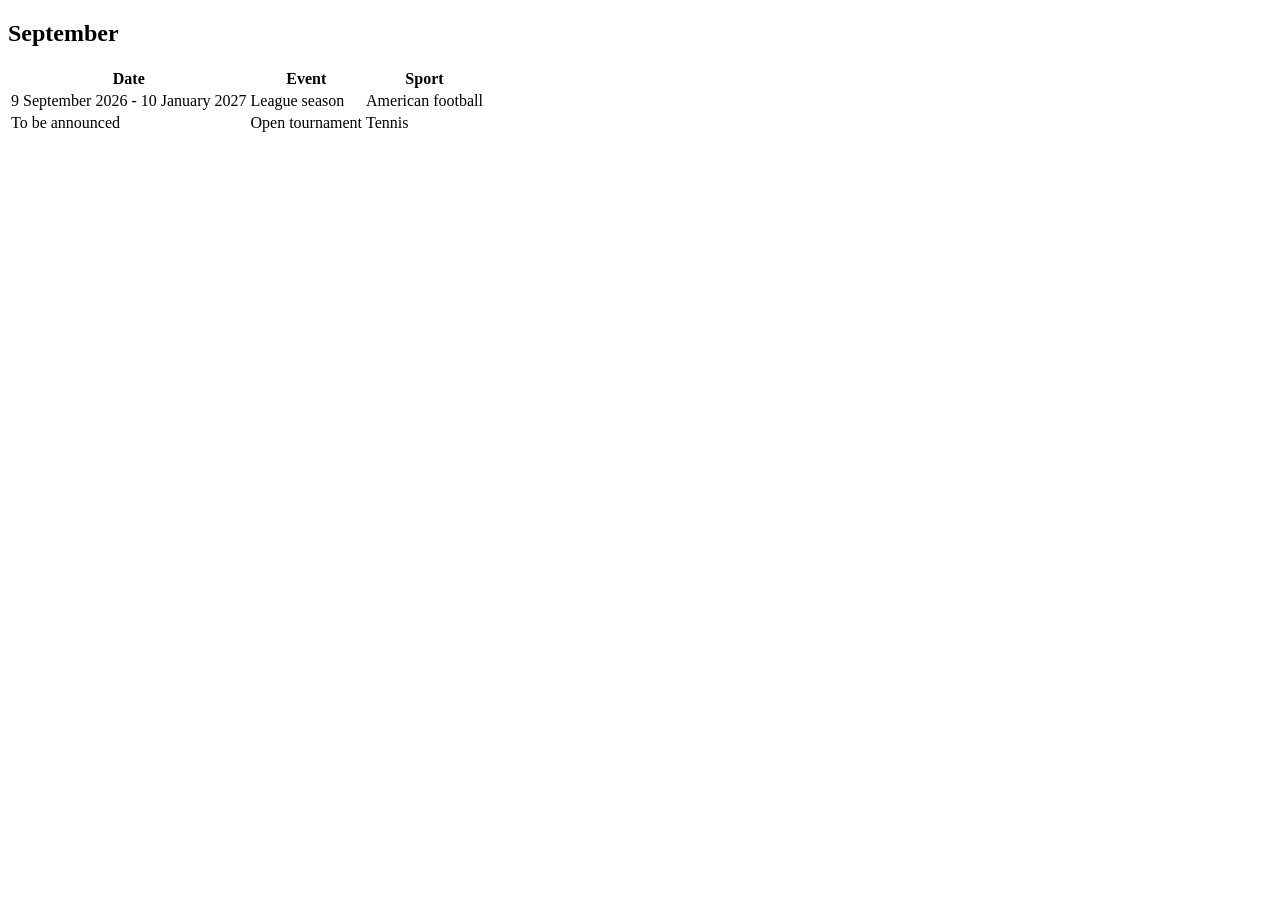
<file: tests/fixtures/wikipedia_discovery.html>
<!doctype html>
<h2>September</h2>
<table class="wikitable">
  <tr><th>Date</th><th>Event</th><th>Sport</th></tr>
  <tr><td>9 September 2026 - 10 January 2027</td><td>League season</td><td>American football</td></tr>
  <tr><td>To be announced</td><td>Open tournament</td><td>Tennis</td></tr>
</table>
</file>
<file: web/styles.css>
:root {
  color-scheme: light;
  --bg: #faf9f7;
  --surface: #ffffff;
  --surface-raised: #f5f4f2;
  --text: #1a1a1a;
  --text-secondary: #5a5a5a;
  --accent: #ff4d00;
  --accent-dim: #fff3ed;
  --line: #e0e0e0;
  --line-bold: #1a1a1a;
  --shadow: 0 1px 3px rgba(0, 0, 0, 0.04);
  --shadow-raised: 0 4px 12px rgba(0, 0, 0, 0.08);
  --font-display: "Bebas Neue", "Impact", sans-serif;
  --font-body: "DM Sans", system-ui, sans-serif;
}

* {
  box-sizing: border-box;
}

body {
  margin: 0;
  min-height: 100vh;
  font-family: var(--font-body);
  color: var(--text);
  background: var(--bg);
  line-height: 1.5;
  -webkit-font-smoothing: antialiased;
}

body::before {
  content: "";
  position: fixed;
  inset: 0;
  background: 
    linear-gradient(90deg, var(--line) 1px, transparent 1px) 0 0 / 40px 40px,
    linear-gradient(var(--line) 1px, transparent 1px) 0 0 / 40px 40px;
  opacity: 0.3;
  pointer-events: none;
  z-index: -1;
}

.app {
  max-width: 900px;
  margin: 0 auto;
  padding: 48px 24px 180px;
}

.release-note {
  margin: 0;
  padding: 10px max(16px, calc((100vw - 900px) / 2));
  border-bottom: 2px solid var(--accent);
  background: #ffe5d7;
  display: flex;
  align-items: center;
  justify-content: space-between;
  gap: 12px;
}

.release-note p {
  margin: 0;
  font-size: 12px;
  color: var(--text-secondary);
  max-width: 760px;
}

.release-note strong {
  color: #8f2f00;
  letter-spacing: 0.04em;
  text-transform: uppercase;
  font-size: 10px;
}

.release-link {
  display: inline-flex;
  align-items: center;
  gap: 6px;
  border: 1px solid #8f2f00;
  padding: 6px 10px;
  color: #8f2f00;
  text-decoration: none;
  font-size: 11px;
  font-weight: 600;
  letter-spacing: 0.04em;
  text-transform: uppercase;
  background: #fff6f1;
}

.release-link:hover {
  background: #8f2f00;
  color: #fff;
}

.release-link-icon {
  width: 14px;
  height: 14px;
}

.hero {
  margin-bottom: 48px;
  padding: 40px 32px 32px;
  border-bottom: 4px solid var(--text);
}

.hero > *:first-child {
  padding: 8px;
}

.eyebrow {
  margin: 0 0 8px;
  font-size: 11px;
  letter-spacing: 0.2em;
  text-transform: uppercase;
  color: var(--accent);
  font-weight: 600;
}

h1 {
  margin: 0 0 16px;
  font-family: var(--font-display);
  font-size: clamp(3rem, 10vw, 5.5rem);
  font-weight: 400;
  letter-spacing: 0.02em;
  line-height: 0.95;
  text-transform: uppercase;
}

.subtitle {
  margin: 0;
  font-size: 1.1rem;
  color: var(--text-secondary);
  max-width: 52ch;
}

.subtitle code {
  background: var(--accent-dim);
  color: var(--accent);
  padding: 2px 6px;
  border-radius: 3px;
  font-family: "DM Mono", monospace;
  font-size: 0.9em;
}

.panel {
  margin-bottom: 24px;
  background: var(--surface);
  border: 2px solid var(--text);
  padding: 0;
}

.panel-header {
  display: flex;
  align-items: center;
  justify-content: space-between;
  padding: 16px 20px;
  border-bottom: 2px solid var(--text);
  background: var(--surface-raised);
}

h2 {
  margin: 0;
  font-family: var(--font-display);
  font-size: 1.5rem;
  font-weight: 400;
  letter-spacing: 0.04em;
}

.actions {
  display: flex;
  gap: 8px;
  flex-wrap: wrap;
}

.events-panel .actions button[aria-pressed="true"] {
  background: var(--accent);
  border-color: var(--accent);
  color: #fff;
}

.events-panel .actions button[aria-pressed="true"]:hover {
  background: #e64500;
  border-color: #e64500;
  color: #fff;
}

button {
  border: 2px solid var(--text);
  background: var(--surface);
  color: var(--text);
  font-family: var(--font-body);
  font-size: 12px;
  font-weight: 600;
  letter-spacing: 0.05em;
  text-transform: uppercase;
  padding: 8px 14px;
  cursor: pointer;
  transition: all 120ms ease;
}

button:hover {
  background: var(--text);
  color: var(--surface);
}

button:focus-visible,
.release-link:focus-visible {
  outline: 3px solid var(--accent);
  outline-offset: 2px;
}

button:active {
  transform: scale(0.98);
}

.controls {
  display: grid;
  grid-template-columns: repeat(auto-fit, minmax(200px, 1fr));
  gap: 20px;
  padding: 20px;
}

.control-group {
  display: flex;
  flex-direction: column;
  gap: 6px;
}

.catalog-status {
  min-height: 1.2em;
  color: var(--text-secondary);
  font-size: 11px;
}

label {
  font-size: 11px;
  font-weight: 600;
  letter-spacing: 0.1em;
  text-transform: uppercase;
  color: var(--text-secondary);
}

input[type="search"],
input[type="text"],
select {
  width: 100%;
  border: 2px solid var(--text);
  border-radius: 0;
  padding: 12px 14px;
  background: var(--surface);
  color: var(--text);
  font: inherit;
  font-size: 14px;
  transition: box-shadow 150ms ease;
}

input::placeholder {
  color: #999;
}

input:focus,
select:focus {
  outline: none;
  box-shadow: 4px 4px 0 var(--text);
}

select {
  cursor: pointer;
  appearance: none;
  background-image: url("data:image/svg+xml,%3Csvg xmlns='http://www.w3.org/2000/svg' width='12' height='12' viewBox='0 0 12 12'%3E%3Cpath fill='%231a1a1a' d='M6 8L1 3h10z'/%3E%3C/svg%3E");
  background-repeat: no-repeat;
  background-position: right 12px center;
  padding-right: 36px;
}

.panel-meta {
  margin: 0;
  padding: 12px 20px;
  font-size: 12px;
  color: var(--text-secondary);
  border-bottom: 1px solid var(--line);
  background: var(--surface-raised);
}

.sports-grid {
  display: grid;
  gap: 12px;
  padding: 0;
  border-top: 2px solid var(--text);
}

.sport-group {
  border: 1px solid var(--line);
  background: var(--surface);
}

.sport-group-header {
  display: flex;
  justify-content: space-between;
  align-items: center;
  gap: 12px;
  padding: 10px 12px;
  border-bottom: 1px solid var(--line);
  background: var(--surface-raised);
}

.sport-group-heading {
  display: flex;
  align-items: center;
  justify-content: space-between;
  flex: 1;
  gap: 8px;
  border: none;
  padding: 0;
  background: transparent;
  color: inherit;
  text-align: left;
  min-width: 0;
}

.sport-group-heading:hover {
  background: transparent;
  color: inherit;
}

.sport-group-title {
  margin: 0;
  font-family: var(--font-display);
  font-weight: 400;
  font-size: 1.1rem;
  letter-spacing: 0.06em;
}

.sport-group-heading-meta {
  display: inline-flex;
  align-items: center;
  gap: 10px;
  flex-shrink: 0;
}

.sport-group-toggle {
  border: 1px solid var(--line);
  background: var(--surface);
  width: 26px;
  height: 26px;
  display: grid;
  place-items: center;
  flex-shrink: 0;
}

.sport-group-toggle-icon {
  width: 14px;
  height: 14px;
  transition: transform 150ms ease;
  pointer-events: none;
}

.sport-group.is-collapsed .sport-group-toggle-icon {
  transform: rotate(-90deg);
}

.sport-group-count {
  font-size: 11px;
  letter-spacing: 0.08em;
  text-transform: uppercase;
  color: var(--text-secondary);
}

.sport-group-meta {
  display: flex;
  align-items: center;
  gap: 10px;
}

.sport-group-actions {
  display: flex;
  gap: 6px;
}

.sport-group-action {
  border: 1px solid var(--line);
  background: var(--surface);
  padding: 4px 8px;
  font-size: 10px;
  letter-spacing: 0.08em;
}

.sport-group.is-collapsed .sport-group-header {
  border-bottom: none;
}

.sport-group.is-collapsed .sport-group-grid {
  display: none;
}

.sport-group-grid {
  display: grid;
  grid-template-columns: repeat(auto-fill, minmax(180px, 1fr));
  gap: 8px;
  padding: 10px;
}

.country-filter-list {
  display: flex;
  flex-wrap: wrap;
  gap: 8px;
  margin: 0;
  padding: 12px 20px;
  border: 0;
}

.country-filter-option {
  display: flex;
  align-items: center;
  gap: 8px;
  min-height: 40px;
  padding: 7px 12px;
  border: 1px solid var(--line);
  background: var(--surface);
  cursor: pointer;
  font-size: 13px;
}

.country-filter-option:has(input:checked) {
  background: var(--accent-dim);
}

.country-filter-option input {
  width: 18px;
  height: 18px;
  margin: 0;
  accent-color: var(--accent);
}

.country-filter-option input:focus-visible {
  outline: 3px solid var(--accent);
  outline-offset: 3px;
  box-shadow: none;
}

.visually-hidden {
  position: absolute;
  width: 1px;
  height: 1px;
  padding: 0;
  margin: -1px;
  overflow: hidden;
  clip: rect(0, 0, 0, 0);
  white-space: nowrap;
  border: 0;
}

.sport-entry {
  display: grid;
  gap: 8px;
  align-content: start;
}

.sport-item {
  display: flex;
  align-items: center;
  gap: 12px;
  padding: 12px 12px;
  border: 1px solid var(--line);
  cursor: pointer;
  transition: background 100ms ease;
}

.sport-item:hover {
  background: var(--surface-raised);
}

.sport-item input[type="checkbox"] {
  appearance: none;
  width: 18px;
  height: 18px;
  border: 2px solid var(--text);
  background: var(--surface);
  cursor: pointer;
  flex-shrink: 0;
  transition: all 100ms ease;
  position: relative;
}

.sport-item input[type="checkbox"]:checked {
  background: var(--text);
}

.sport-item input[type="checkbox"]:focus-visible,
.event-row input[type="checkbox"]:focus-visible {
  outline: 3px solid var(--accent);
  outline-offset: 2px;
}

.sport-item input[type="checkbox"]:checked::after {
  content: "";
  position: absolute;
  left: 4px;
  top: 1px;
  width: 6px;
  height: 10px;
  border: solid var(--surface);
  border-width: 0 2px 2px 0;
  transform: rotate(45deg);
}

.sport-item span {
  font-size: 13px;
  font-weight: 500;
  text-transform: none;
}

.sport-item:has(input:checked) {
  background: var(--accent-dim);
}

.stats {
  margin: 0;
  padding: 16px 20px;
  display: flex;
  align-items: center;
  justify-content: space-between;
  gap: 12px;
  font-size: 13px;
  color: var(--text-secondary);
  border-bottom: 1px solid var(--line);
}

.event-search {
  display: flex;
  flex-direction: column;
  gap: 6px;
  padding: 14px 20px;
  border-bottom: 1px solid var(--line);
  background: var(--surface-raised);
  max-height: 120px;
  opacity: 1;
  transform: translateY(0);
  overflow: hidden;
  transition: max-height 220ms ease, opacity 180ms ease, transform 220ms ease, padding 220ms ease, border-bottom-width 220ms ease;
}

.event-search-head {
  display: flex;
  align-items: center;
  justify-content: space-between;
  gap: 8px;
}

.search-toggle {
  width: 26px;
  height: 26px;
  padding: 0;
  border-width: 1px;
  display: grid;
  place-items: center;
  font-size: 14px;
  line-height: 1;
  flex-shrink: 0;
}

.search-toggle-icon {
  width: 15px;
  height: 15px;
}

.search-toggle-close {
  opacity: 1;
  transform: translateY(0);
  transition: opacity 180ms ease, transform 220ms ease;
}

.search-toggle-open {
  width: 0;
  height: 0;
  padding: 0;
  border-width: 0;
  opacity: 0;
  transform: translateY(-28px);
  pointer-events: none;
  overflow: hidden;
  transition: opacity 180ms ease, transform 220ms ease, width 220ms ease, height 220ms ease, border-width 220ms ease;
}

.events-panel.search-collapsed .event-search {
  max-height: 0;
  opacity: 0;
  transform: translateY(-10px);
  padding-top: 0;
  padding-bottom: 0;
  border-bottom-width: 0;
}

.events-panel.search-collapsed .search-toggle-close {
  opacity: 0;
  transform: translateY(28px);
  pointer-events: none;
}

.events-panel.search-collapsed .search-toggle-open {
  width: 26px;
  height: 26px;
  border-width: 1px;
  opacity: 1;
  transform: translateY(0);
  pointer-events: auto;
}

.event-list {
  max-height: 500px;
  overflow-y: auto;
}

.event-list::-webkit-scrollbar {
  width: 10px;
}

.event-list::-webkit-scrollbar-track {
  background: var(--surface-raised);
  border-left: 2px solid var(--text);
}

.event-list::-webkit-scrollbar-thumb {
  background: var(--text);
}

.event-row {
  display: flex;
  align-items: flex-start;
  gap: 16px;
  padding: 16px 20px;
  border-bottom: 1px solid var(--line);
  cursor: pointer;
  transition: background 80ms ease;
}

.event-row:hover {
  background: var(--surface-raised);
}

.event-row:last-child {
  border-bottom: none;
}

.event-row input[type="checkbox"] {
  appearance: none;
  width: 20px;
  height: 20px;
  border: 2px solid var(--text);
  background: var(--surface);
  cursor: pointer;
  flex-shrink: 0;
  margin-top: 2px;
  transition: all 100ms ease;
}

.event-row input[type="checkbox"]:checked {
  background: var(--accent);
  border-color: var(--accent);
}

.event-row input[type="checkbox"]:checked::after {
  content: "";
  display: block;
  width: 6px;
  height: 10px;
  margin: 2px auto;
  border: solid white;
  border-width: 0 2px 2px 0;
  transform: rotate(45deg);
}

.event-content {
  flex: 1;
  min-width: 0;
}

.event-summary {
  font-weight: 600;
  font-size: 14px;
  margin-bottom: 4px;
  line-height: 1.3;
}

.event-meta {
  display: flex;
  flex-wrap: wrap;
  align-items: center;
  gap: 4px 8px;
  font-size: 12px;
  color: var(--text-secondary);
  line-height: 1.4;
  overflow-wrap: anywhere;
}

.event-meta-item {
  min-width: 0;
}

.event-date {
  color: var(--text);
  font-family: "DM Mono", monospace;
  font-weight: 600;
}

.event-row:has(input:checked) .event-summary {
  color: var(--accent);
}

.event-sport-group-heading {
  display: flex;
  flex-wrap: wrap;
  align-items: center;
  gap: 8px 12px;
  padding: 10px 16px;
  border-bottom: 1px solid var(--line);
  background: var(--surface-raised);
}

.event-sport-heading {
  flex: 1 1 auto;
  min-width: 0;
  margin: 0;
  padding: 0;
  font-family: var(--font-display);
  font-size: 1.1rem;
  font-weight: 400;
  letter-spacing: 0.06em;
  text-transform: uppercase;
}

.event-sport-count {
  color: var(--text-secondary);
  font-family: "DM Mono", monospace;
  font-size: 11px;
  white-space: nowrap;
}

.event-sport-actions {
  display: flex;
  flex: 0 0 auto;
  gap: 6px;
}

.event-sport-action {
  min-height: 32px;
  padding: 5px 8px;
  border-width: 1px;
  font-size: 10px;
  letter-spacing: 0.03em;
  white-space: nowrap;
}

.export-dock {
  position: fixed;
  left: 50%;
  width: min(900px, calc(100vw - 32px));
  transform: translateX(-50%);
  bottom: max(12px, env(safe-area-inset-bottom));
  z-index: 50;
  border: 2px solid var(--text);
  background: var(--text);
  box-shadow: var(--shadow-raised);
}

.export-dock-inner {
  display: grid;
  grid-template-columns: 1fr auto;
  gap: 14px;
  align-items: center;
  padding: 12px 14px;
}

.export-overview {
  display: grid;
  gap: 4px;
}

.export-kicker {
  margin: 0;
  font-size: 10px;
  letter-spacing: 0.12em;
  text-transform: uppercase;
  color: rgba(255, 255, 255, 0.72);
}

.export-stats {
  display: flex;
  flex-wrap: wrap;
  gap: 12px;
}

.export-stats p {
  margin: 0;
  color: white;
  font-family: "DM Mono", monospace;
  font-size: 13px;
}

.export-stats span {
  color: var(--accent);
  font-size: 16px;
  font-weight: 600;
}

.export-range {
  display: flex;
  align-items: center;
  gap: 8px;
  color: rgba(255, 255, 255, 0.72);
  font-size: 11px;
  letter-spacing: 0.04em;
  text-transform: uppercase;
}

.export-range select {
  min-width: 132px;
  padding: 6px 8px;
  border: 1px solid rgba(255, 255, 255, 0.3);
  border-radius: 4px;
  background: rgba(255, 255, 255, 0.1);
  color: white;
  font: inherit;
  text-transform: none;
}

.export-btn {
  background: var(--accent);
  color: white;
  border: none;
  font-size: 14px;
  padding: 14px 28px;
  letter-spacing: 0.05em;
}

.export-btn:hover {
  background: #e64500;
  color: white;
  box-shadow: 6px 6px 0 rgba(255, 255, 255, 0.2);
}

.export-btn:active {
  transform: scale(0.98);
  box-shadow: 2px 2px 0 rgba(255, 255, 255, 0.2);
}

.export-status {
  margin: 0;
  padding: 0 14px 12px;
  color: var(--surface);
  font-size: 13px;
  font-weight: 500;
}

.empty {
  padding: 40px 20px;
  text-align: center;
  color: var(--text-secondary);
  font-style: italic;
}

@keyframes fadeInUp {
  from {
    opacity: 0;
    transform: translateY(12px);
  }
  to {
    opacity: 1;
    transform: translateY(0);
  }
}

.panel {
  animation: fadeInUp 400ms ease-out both;
}

.panel:nth-child(2) { animation-delay: 60ms; }
.panel:nth-child(3) { animation-delay: 120ms; }
.panel:nth-child(4) { animation-delay: 180ms; }
.panel:nth-child(5) { animation-delay: 240ms; }

@media (max-width: 640px) {
  .app {
    padding: 24px 16px 156px;
  }

  .release-note {
    padding: 8px 12px;
    flex-direction: column;
    align-items: flex-start;
    gap: 6px;
  }
  
  h1 {
    font-size: 2.8rem;
  }
  
  .controls {
    grid-template-columns: 1fr;
  }
  
  .sports-grid {
    padding: 0;
  }
  
  .panel-header {
    flex-direction: row;
    align-items: center;
    gap: 8px;
  }

  #events-panel .panel-header {
    flex-wrap: nowrap;
    align-items: center;
    gap: 10px;
  }

  .events-panel .actions {
    flex: 1 1 auto;
    min-width: 0;
    width: auto;
    justify-content: flex-start;
    flex-wrap: nowrap;
    overflow-x: auto;
    overflow-y: hidden;
    padding-bottom: 2px;
    scrollbar-width: thin;
  }

  .events-panel .actions button {
    flex: 0 0 auto;
    white-space: nowrap;
    padding: 6px 10px;
    font-size: 11px;
  }

  .sport-group-header {
    align-items: center;
  }

  .sport-group-meta {
    flex-shrink: 0;
  }

  .sport-group-heading {
    min-width: 0;
  }

  .sport-group-title {
    font-size: 1rem;
  }
  
  .export-dock {
    left: 0;
    right: 0;
    width: auto;
    transform: none;
    bottom: 0;
    border-left: none;
    border-right: none;
    border-bottom: none;
    padding-bottom: env(safe-area-inset-bottom);
  }

  .export-dock-inner {
    grid-template-columns: minmax(0, 1fr) auto;
    gap: 8px;
    padding: 10px 12px;
  }

  .export-overview {
    min-width: 0;
    gap: 0;
  }

  .export-kicker {
    display: none;
  }

  .export-stats {
    gap: 8px;
    flex-wrap: nowrap;
    overflow: hidden;
  }

  .export-stats p {
    font-size: 11px;
    white-space: nowrap;
  }

  .export-stats span {
    font-size: 14px;
  }

  .export-range {
    gap: 6px;
    font-size: 10px;
  }

  .export-range select {
    min-width: 112px;
    padding: 5px 6px;
    font-size: 11px;
  }

  .export-btn {
    width: auto;
    max-width: 56vw;
    justify-self: end;
    padding: 10px 12px;
    font-size: 12px;
    white-space: nowrap;
    overflow: hidden;
    text-overflow: ellipsis;
  }

  .export-status {
    padding: 8px 12px 10px;
    border-top: 1px solid rgba(255, 255, 255, 0.2);
    font-size: 12px;
  }

  .export-dock[data-status="idle"] .export-status {
    display: none;
  }
}

@media (prefers-reduced-motion: reduce) {
  .panel {
    animation: none;
  }
  
  * {
    transition-duration: 0.01ms !important;
  }
}
</file>
